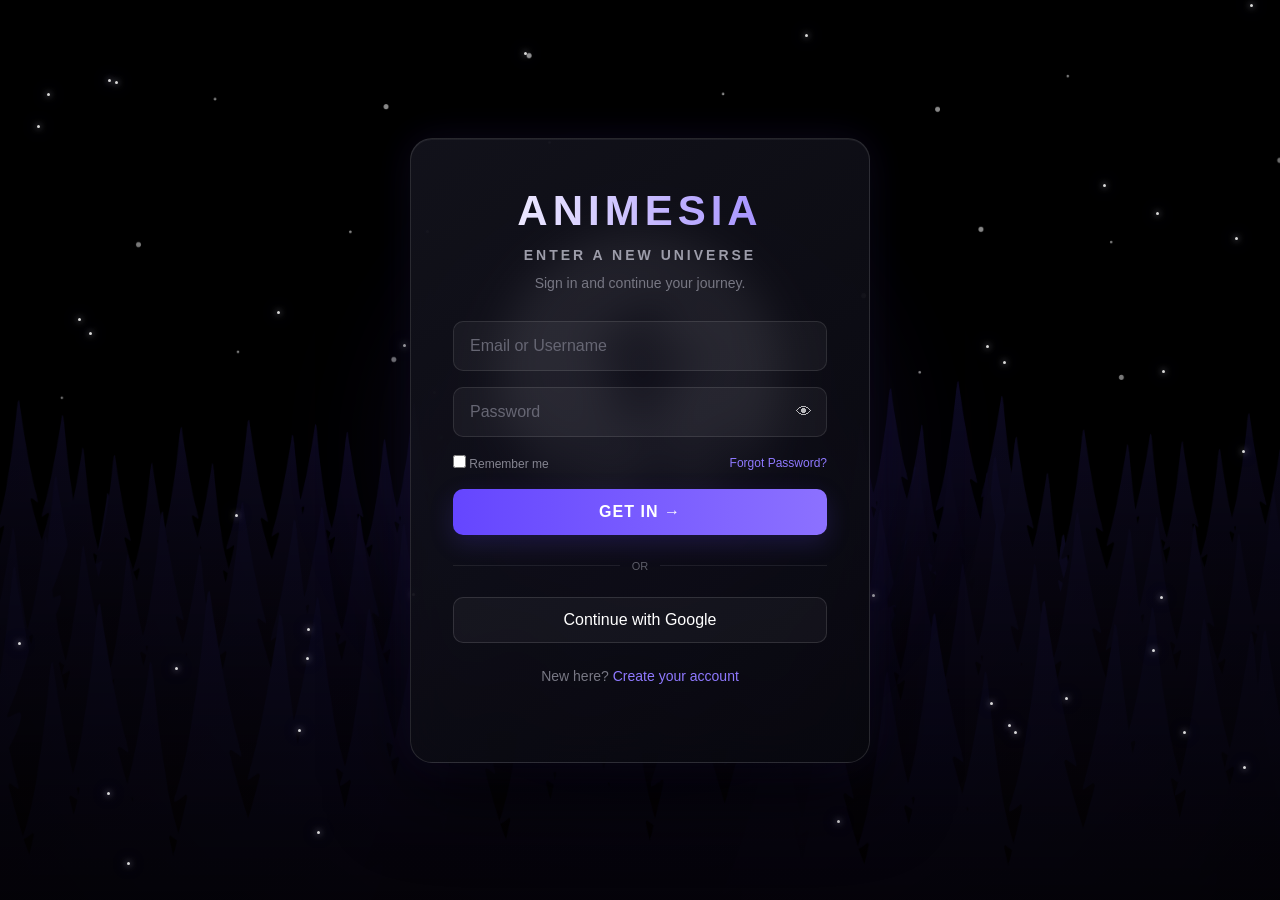
<file: index.html>
<!DOCTYPE html>
<html lang="en">
<head>
    <meta charset="UTF-8">
    <meta name="viewport" content="width=device-width, initial-scale=1.0">
    <title>NISHVERSE - Login</title>

    <link rel="stylesheet" href="style.css">
</head>

<body>

    <div class="particles"></div>

    <div class="login-container">

        <div class="login-box">

            <h1>ANIMESIA</h1>

            <h2>ENTER A NEW UNIVERSE</h2>

            <p>Sign in and continue your journey.</p>

            <form id="loginForm">

                <div class="input-box">
                    <input type="text" id="loginInput" placeholder="Email or Username" required>
                </div>

                <div class="input-box password-box">
                    <input type="password" id="password" placeholder="Password" required>
                    <span id="togglePassword">👁</span>
                </div>

                <div class="login-options">
                    <label>
                        <input type="checkbox">
                        Remember me
                    </label>

                    <a href="#">Forgot Password?</a>
                </div>

                <button type="submit">GET IN →</button>

            </form>

            <div class="divider">
                <span>OR</span>
            </div>

            <button class="google-btn">
                Continue with Google
            </button>

            <p class="signup">
                New here?
                <a href="register.html">Create your account</a>
            </p>

        </div>

    </div>

    <script src="script.js"></script>

</body>
</html>
</file>
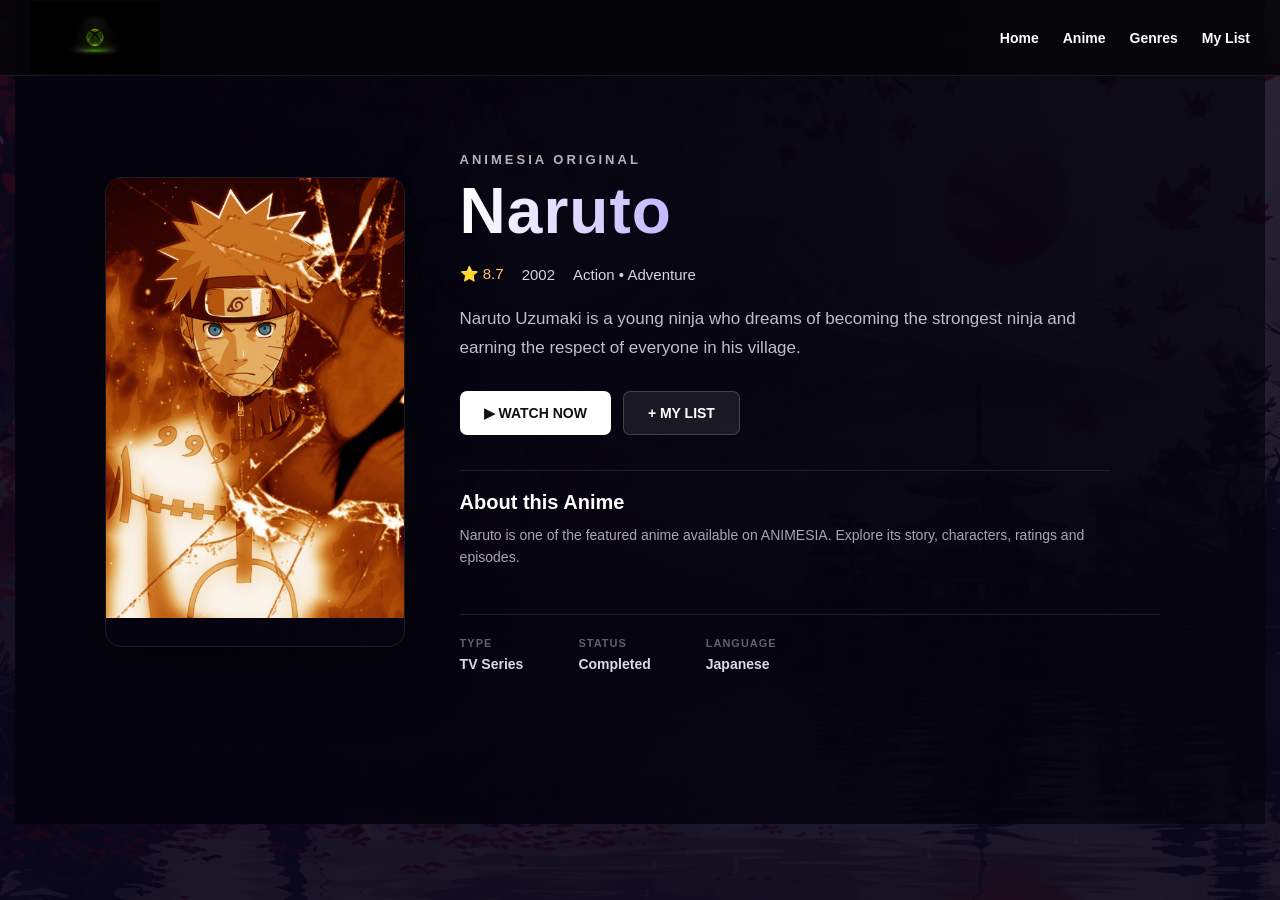
<file: anime-details.html>
<!DOCTYPE html>
<html lang="en">

<head>

    <meta charset="UTF-8">

    <meta name="viewport" content="width=device-width, initial-scale=1.0">

    <title>ANIMESIA - Anime Details</title>

    <link rel="stylesheet" href="style.css">

    <link rel="stylesheet" href="details.css">

</head>

<body>

    <!-- NAVBAR -->

    <header class="navbar">

        <div class="logo">
            <a href="home.html">
                <img src="logo.png" alt="ANIMESIA">
            </a>
        </div>

        <nav>

            <a href="home.html">
                Home
            </a>

            <a href="home.html#animeGrid">
                Anime
            </a>

            <a href="home.html#genres">
                Genres
            </a>

            <a href="mylist.html">
                My List
            </a>

        </nav>

    </header>


    <!-- DETAILS PAGE -->

    <main class="details-page">

        <div class="details-container">


            <!-- POSTER -->

            <div class="details-poster">

                <img
                    id="detailsImage"
                    src="naruto.jpg"
                    alt="Anime Poster">

            </div>


            <!-- CONTENT -->

            <div class="details-content">

                <p class="details-original">
                    ANIMESIA ORIGINAL
                </p>

                <h1 id="detailsTitle">
                    Naruto
                </h1>


                <!-- META -->

                <div class="details-meta">

                    <span id="detailsRating">
                        ⭐ 8.7
                    </span>

                    <span id="detailsYear">
                        2002
                    </span>

                    <span id="detailsGenre">
                        Action • Adventure
                    </span>

                </div>


                <!-- DESCRIPTION -->

                <p
                    class="details-description"
                    id="detailsDescription">

                    Naruto Uzumaki is a young ninja
                    who dreams of becoming the strongest
                    ninja and earning the respect of
                    everyone in his village.

                </p>


                <!-- BUTTONS -->

                <div class="details-buttons">

                    <button
                        id="detailsWatchBtn"
                        type="button">

                        ▶ WATCH NOW

                    </button>


                    <button
                        id="detailsListBtn"
                        type="button">

                        + MY LIST

                    </button>

                </div>


                <!-- ABOUT -->

                <div class="details-about-box">

                    <h2>
                        About this Anime
                    </h2>

                    <p id="aboutAnime">

                        Naruto is one of the featured anime
                        available on ANIMESIA.

                    </p>

                </div>


                <!-- INFORMATION -->

                <div class="details-info">

                    <div>

                        <span class="info-label">
                            TYPE
                        </span>

                        <strong>
                            TV Series
                        </strong>

                    </div>


                    <div>

                        <span class="info-label">
                            STATUS
                        </span>

                        <strong>
                            Completed
                        </strong>

                    </div>


                    <div>

                        <span class="info-label">
                            LANGUAGE
                        </span>

                        <strong>
                            Japanese
                        </strong>

                    </div>

                </div>

            </div>

        </div>

    </main>


    <script src="script.js"></script>

</body>

</html>
</file>
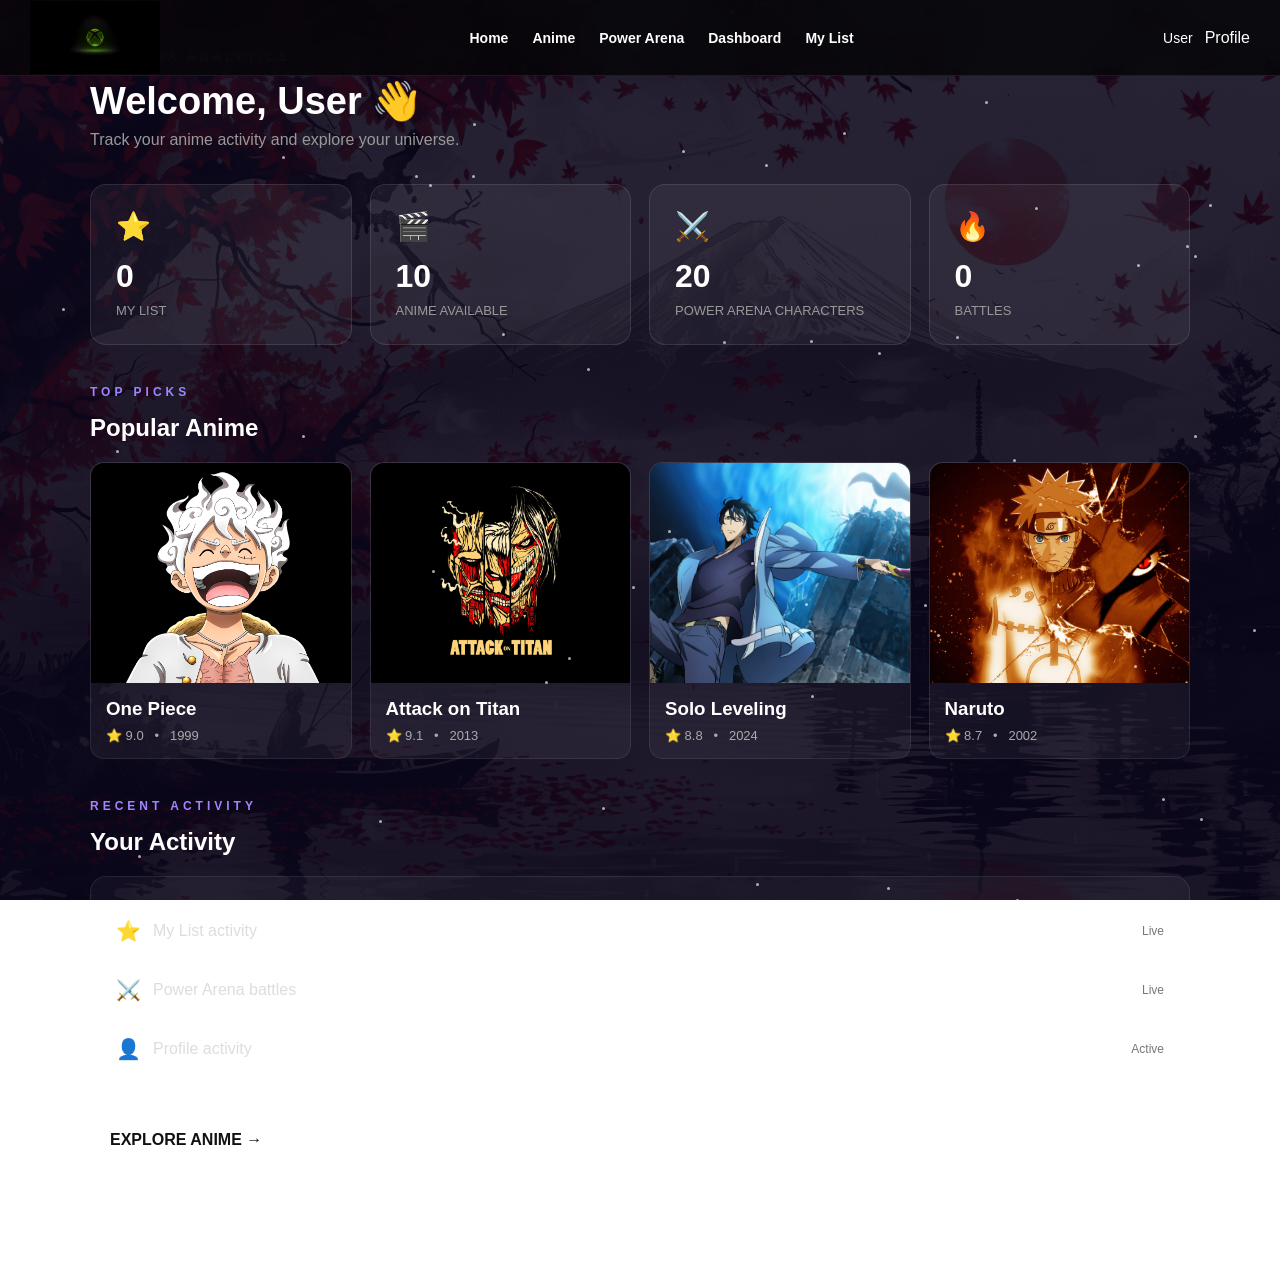
<file: dashboard.html>
<!DOCTYPE html>
<html lang="en">

<head>

    <meta charset="UTF-8">

    <meta name="viewport"
          content="width=device-width, initial-scale=1.0">

    <title>ANIMESIA - Dashboard</title>

    <link rel="stylesheet"
          href="style.css">

    <style>

        .dashboard-page {
            min-height: calc(100vh - 76px);
            padding: 50px 7% 80px;
        }

        .dashboard-header {
            max-width: 1100px;
            margin: auto;
            margin-bottom: 35px;
        }

        .dashboard-header h1 {
            font-size: 38px;
            margin: 8px 0;
        }

        .dashboard-header p {
            color: #999;
        }

        .dashboard-grid {
            max-width: 1100px;
            margin: auto;

            display: grid;

            grid-template-columns:
                repeat(4, 1fr);

            gap: 18px;
        }

        .dashboard-card {
            padding: 25px;

            border-radius: 16px;

            background:
                rgba(255,255,255,0.05);

            border:
                1px solid rgba(255,255,255,0.10);

            transition: 0.3s;
        }

        .dashboard-card:hover {
            transform: translateY(-5px);

            background:
                rgba(255,255,255,0.08);
        }

        .dashboard-card .icon {
            font-size: 28px;
            margin-bottom: 15px;
        }

        .dashboard-card strong {
            display: block;

            font-size: 32px;

            margin-bottom: 6px;
        }

        .dashboard-card span {
            color: #999;
            font-size: 13px;
        }


        .dashboard-section {
            max-width: 1100px;
            margin: 40px auto;
        }

        .dashboard-section h2 {
            margin-bottom: 20px;
        }


        .activity-card {

            padding: 25px;

            border-radius: 16px;

            background:
                rgba(255,255,255,0.04);

            border:
                1px solid rgba(255,255,255,0.08);
        }


        .activity-row {

            display: flex;

            justify-content: space-between;

            align-items: center;

            padding: 17px 0;

            border-bottom:
                1px solid rgba(255,255,255,0.08);
        }

        .activity-row:last-child {
            border-bottom: none;
        }

        .activity-left {
            display: flex;

            align-items: center;

            gap: 12px;
        }

        .activity-icon {
            font-size: 20px;
        }

        .activity-text {
            color: #ddd;
        }

        .activity-time {
            color: #777;
            font-size: 12px;
        }


        .top-anime-grid {

            display: grid;

            grid-template-columns:
                repeat(4, 1fr);

            gap: 18px;
        }


        .top-anime-card {

            overflow: hidden;

            border-radius: 14px;

            background:
                rgba(255,255,255,0.05);

            border:
                1px solid rgba(255,255,255,0.08);
        }

        .top-anime-card img {

            width: 100%;

            height: 220px;

            object-fit: cover;

            display: block;
        }

        .top-anime-info {
            padding: 15px;
        }

        .top-anime-info h3 {
            margin: 0 0 8px;
        }

        .top-anime-info p {
            color: #aaa;
            font-size: 13px;
        }


        .dashboard-button {

            display: inline-block;

            margin-top: 15px;

            padding: 12px 20px;

            border-radius: 8px;

            background: white;

            color: #111;

            text-decoration: none;

            font-weight: 700;
        }


        @media (max-width: 850px) {

            .dashboard-grid {
                grid-template-columns:
                    repeat(2, 1fr);
            }

            .top-anime-grid {
                grid-template-columns:
                    repeat(2, 1fr);
            }

        }


        @media (max-width: 550px) {

            .dashboard-page {
                padding: 35px 15px;
            }

            .dashboard-grid {
                grid-template-columns:
                    1fr;
            }

            .top-anime-grid {
                grid-template-columns:
                    1fr;
            }

            .activity-row {
                align-items: flex-start;
                gap: 10px;
            }

        }

    </style>

</head>


<body>

    <div class="particles"></div>


    <!-- NAVBAR -->

    <header class="navbar">

        <div class="logo">

            <a href="home.html">

                <img
                    src="logo.png"
                    alt="ANIMESIA">

            </a>

        </div>


        <nav>

            <a href="home.html">
                Home
            </a>

            <a href="home.html#anime-section">
                Anime
            </a>

            <a href="power-arena.html">
                Power Arena
            </a>

            <a href="dashboard.html">
                Dashboard
            </a>

            <a href="mylist.html">
                My List
            </a>

        </nav>


        <div class="profile">

            <span id="welcomeUser">
                User
            </span>

            <a href="profile.html">
                Profile
            </a>

        </div>

    </header>


    <!-- DASHBOARD -->

    <main class="dashboard-page">


        <section class="dashboard-header">

            <p class="hero-small">
                ANIMESIA ANALYTICS
            </p>

            <h1>
                Welcome,
                <span id="dashboardUser">
                    User
                </span>
                👋
            </h1>

            <p>
                Track your anime activity and explore your universe.
            </p>

        </section>


        <!-- STATISTICS -->

        <section class="dashboard-grid">


            <div class="dashboard-card">

                <div class="icon">
                    ⭐
                </div>

                <strong id="dashboardMyList">
                    0
                </strong>

                <span>
                    MY LIST
                </span>

            </div>


            <div class="dashboard-card">

                <div class="icon">
                    🎬
                </div>

                <strong>
                    10
                </strong>

                <span>
                    ANIME AVAILABLE
                </span>

            </div>


            <div class="dashboard-card">

                <div class="icon">
                    ⚔️
                </div>

                <strong>
                    20
                </strong>

                <span>
                    POWER ARENA CHARACTERS
                </span>

            </div>


            <div class="dashboard-card">

                <div class="icon">
                    🔥
                </div>

                <strong id="battleCount">
                    0
                </strong>

                <span>
                    BATTLES
                </span>

            </div>

        </section>


        <!-- TOP ANIME -->

        <section class="dashboard-section">

            <p class="hero-small">
                TOP PICKS
            </p>

            <h2>
                Popular Anime
            </h2>


            <div class="top-anime-grid">


                <div class="top-anime-card">

                    <img
                        src="onepiece.png"
                        alt="One Piece">

                    <div class="top-anime-info">

                        <h3>
                            One Piece
                        </h3>

                        <p>
                            ⭐ 9.0
                            &nbsp; • &nbsp;
                            1999
                        </p>

                    </div>

                </div>


                <div class="top-anime-card">

                    <img
                        src="aot.jpg"
                        alt="Attack on Titan">

                    <div class="top-anime-info">

                        <h3>
                            Attack on Titan
                        </h3>

                        <p>
                            ⭐ 9.1
                            &nbsp; • &nbsp;
                            2013
                        </p>

                    </div>

                </div>


                <div class="top-anime-card">

                    <img
                        src="solo.jpg"
                        alt="Solo Leveling">

                    <div class="top-anime-info">

                        <h3>
                            Solo Leveling
                        </h3>

                        <p>
                            ⭐ 8.8
                            &nbsp; • &nbsp;
                            2024
                        </p>

                    </div>

                </div>


                <div class="top-anime-card">

                    <img
                        src="naruto.jpg"
                        alt="Naruto">

                    <div class="top-anime-info">

                        <h3>
                            Naruto
                        </h3>

                        <p>
                            ⭐ 8.7
                            &nbsp; • &nbsp;
                            2002
                        </p>

                    </div>

                </div>


            </div>

        </section>


        <!-- ACTIVITY -->

        <section class="dashboard-section">

            <p class="hero-small">
                RECENT ACTIVITY
            </p>

            <h2>
                Your Activity
            </h2>


            <div class="activity-card">

                <div class="activity-row">

                    <div class="activity-left">

                        <span class="activity-icon">
                            ⭐
                        </span>

                        <span class="activity-text">
                            My List activity
                        </span>

                    </div>

                    <span class="activity-time">
                        Live
                    </span>

                </div>


                <div class="activity-row">

                    <div class="activity-left">

                        <span class="activity-icon">
                            ⚔️
                        </span>

                        <span class="activity-text">
                            Power Arena battles
                        </span>

                    </div>

                    <span class="activity-time">
                        Live
                    </span>

                </div>


                <div class="activity-row">

                    <div class="activity-left">

                        <span class="activity-icon">
                            👤
                        </span>

                        <span class="activity-text">
                            Profile activity
                        </span>

                    </div>

                    <span class="activity-time">
                        Active
                    </span>

                </div>

            </div>


            <a
                href="home.html"
                class="dashboard-button">

                EXPLORE ANIME →

            </a>

        </section>


    </main>


    <script src="script.js"></script>


    <script>

        /* ================================
           DASHBOARD USER
        ================================= */

        const savedUser =
            localStorage.getItem(
                "ANIMESIAUser"
            );


        if (savedUser) {

            try {

                const user =
                    JSON.parse(savedUser);


                const dashboardUser =
                    document.getElementById(
                        "dashboardUser"
                    );


                if (dashboardUser) {

                    dashboardUser.textContent =
                        user.username;

                }

            } catch (error) {

                console.log(
                    "User data error"
                );

            }

        }


        /* ================================
           MY LIST COUNT
        ================================= */

        let myList = [];

        try {

            myList =
                JSON.parse(
                    localStorage.getItem(
                        "ANIMESIAMyList"
                    )
                ) || [];

        } catch (error) {

            myList = [];

        }


        const dashboardMyList =
            document.getElementById(
                "dashboardMyList"
            );


        if (dashboardMyList) {

            dashboardMyList.textContent =
                myList.length;

        }


        /* ================================
           BATTLE COUNT
        ================================= */

        const battleCount =
            document.getElementById(
                "battleCount"
            );


        if (battleCount) {

            const battles =
                parseInt(
                    localStorage.getItem(
                        "ANIMESIABattleCount"
                    )
                ) || 0;


            battleCount.textContent =
                battles;

        }

    </script>

</body>

</html>
</file>
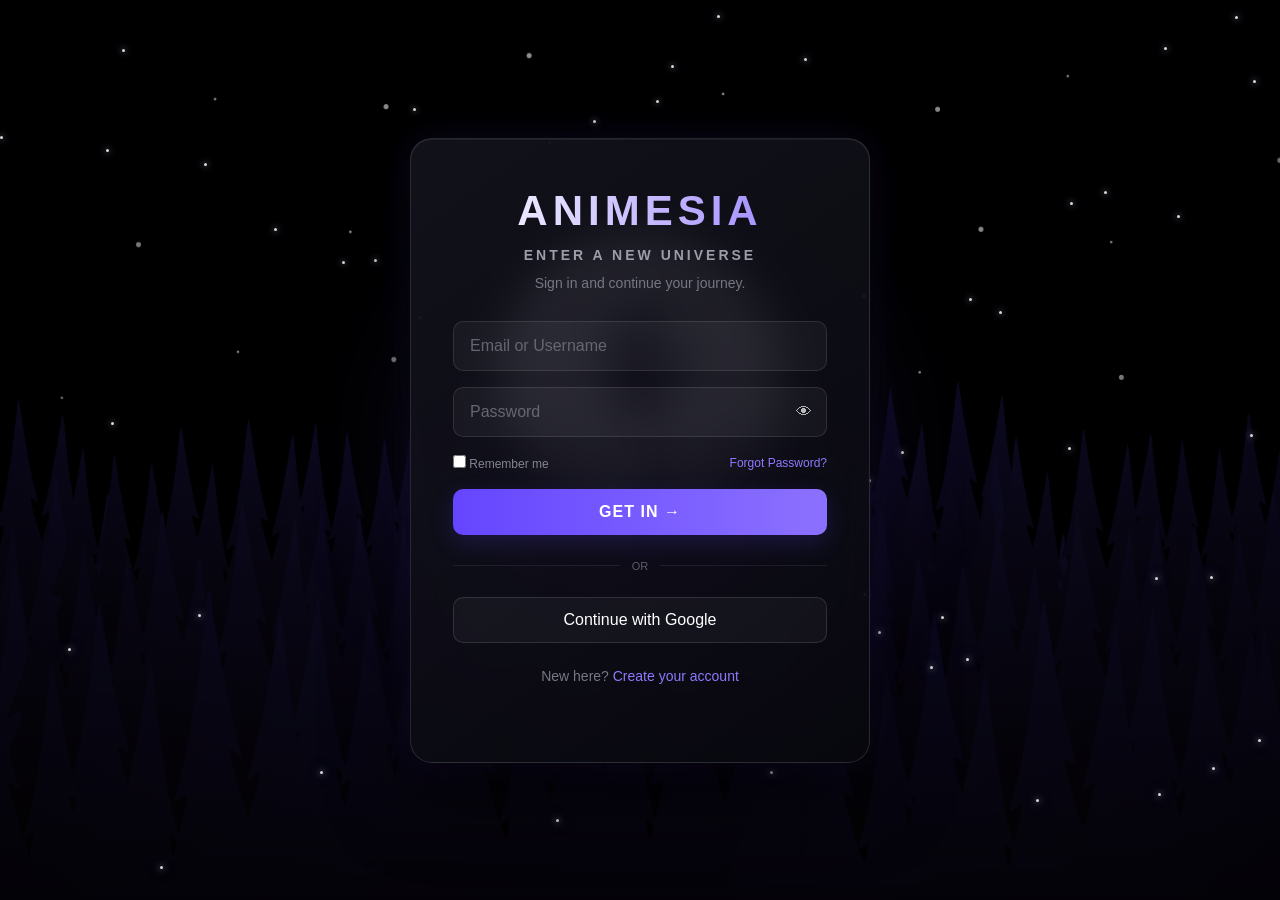
<file: home.html>
<!DOCTYPE html>
<html lang="en">

<head>
    <meta charset="UTF-8">
    <meta name="viewport" content="width=device-width, initial-scale=1.0">

    <title>ANIMESIA - Home</title>

    <link rel="stylesheet" href="style.css">
</head>

<body>

    <div class="particles"></div>


    <!-- ================= NAVBAR ================= -->

    <header class="navbar">

        <div class="logo">
            <img src="logo.png" alt="ANIMESIA Logo">
        </div>

        <nav>
    <a href="home.html">Home</a>
    <a href="home.html#anime-section">Anime</a>
    <a href="power-arena.html">Power Arena</a>
    <a href="home.html#genres">Genres</a>
    <a href="mylist.html">My List</a>
    <a href="profile.html">
    Profile
</a>
<a href="dashboard.html">
    Dashboard
</a>
</nav>

        <!-- SEARCH -->

        <div class="search-container">

            <input
                type="text"
                id="animeSearch"
                class="search-box"
                placeholder="Search anime..."
                autocomplete="off"
            >

            <button
                id="searchBtn"
                class="search-btn"
                type="button">

                🔍

            </button>

        </div>


        <!-- PROFILE -->

        <div class="profile">

            <span id="welcomeUser">
                User
            </span>

            <button
                id="logoutBtn"
                type="button">

                Logout

            </button>

        </div>

    </header>



  <!-- ================= HERO ================= -->

<section class="hero">

    <div class="hero-content">

        <p class="hero-small">
            WELCOME TO
        </p>

        <h1>
            ANIMESIA
        </h1>

        <h2>
            ENTER A NEW UNIVERSE
        </h2>

        <p>
            Discover legendary anime worlds,
            powerful characters, unforgettable
            battles and stories that stay with you.
        </p>

        <div class="hero-buttons">

            <button
                type="button"
                onclick="window.location.href='anime-details.html?anime=naruto'">

                ▶ WATCH

            </button>

            <button
                type="button"
                id="heroMyListBtn"
                data-anime="Naruto">

                + ADD TO MY LIST

            </button>

        </div>

    </div>

</section>
        <!-- ================= FILTER ================= -->

       <div class="filter-panel">

    <div class="genre-filter">

        <button
            class="active"
            type="button"
            onclick="showAllAnime()">
            ALL
        </button>

        <button
            type="button"
            onclick="filterGenre('Action')">
            ACTION
        </button>

        <button
            type="button"
            onclick="filterGenre('Adventure')">
            ADVENTURE
        </button>

        <button
            type="button"
            onclick="filterGenre('Fantasy')">
            FANTASY
        </button>

        <button
            type="button"
            onclick="filterGenre('Drama')">
            DRAMA
        </button>

        <button
            type="button"
            onclick="filterGenre('School')">
            SCHOOL
        </button>

    </div>

    <div class="sort-container">

        <label for="animeSort">
            SORT BY
        </label>

        <select id="animeSort">

            <option value="default">
                Default
            </option>

            <option value="ratingHigh">
                Rating: High → Low
            </option>

            <option value="ratingLow">
                Rating: Low → High
            </option>

            <option value="yearNew">
                Year: Newest
            </option>

            <option value="yearOld">
                Year: Oldest
            </option>

            <option value="az">
                Name: A → Z
            </option>

            <option value="za">
                Name: Z → A
            </option>

        </select>

    </div>

</div>



        <!-- ================= ANIME GRID ================= -->

        <!--
            Anime cards will be automatically
            generated from animeData in script.js
        -->

        <div
            class="anime-grid"
            id="animeGrid">

        </div>



        <!-- ================= NO RESULT ================= -->

        <div
            id="noAnimeMessage"
            class="no-anime-message">

            <h3>
                No Anime Found
            </h3>

            <p>
                Try another anime name or genre.
            </p>

        </div>

    </section>



    <!-- ================= GENRES ================= -->

    <section
        class="genres-section"
        id="genres">


        <p class="hero-small">
            EXPLORE
        </p>

        <h2>
            Anime Genres
        </h2>



        <div class="genres-grid">


            <!-- ACTION -->

            <div
                class="genre-card"
                onclick="filterGenre('Action')">

                <h3>
                    ⚔ Action
                </h3>

                <p>
                    Powerful battles, intense fights
                    and legendary warriors.
                </p>

            </div>



            <!-- ADVENTURE -->

            <div
                class="genre-card"
                onclick="filterGenre('Adventure')">

                <h3>
                    🌎 Adventure
                </h3>

                <p>
                    Explore new worlds, journeys
                    and unforgettable adventures.
                </p>

            </div>



            <!-- FANTASY -->

            <div
                class="genre-card"
                onclick="filterGenre('Fantasy')">

                <h3>
                    ✦ Fantasy
                </h3>

                <p>
                    Magic, supernatural powers,
                    monsters and mysterious worlds.
                </p>

            </div>



            <!-- DRAMA -->

            <div
                class="genre-card"
                onclick="filterGenre('Drama')">

                <h3>
                    🎭 Drama
                </h3>

                <p>
                    Emotional stories, powerful
                    characters and unforgettable moments.
                </p>

            </div>



            <!-- SCHOOL -->

            <div
                class="genre-card"
                onclick="filterGenre('School')">

                <h3>
                    🎓 School
                </h3>

                <p>
                    School life, friendships,
                    rivalries and exciting adventures.
                </p>

            </div>

        </div>

    </section>



    <!-- ================= FOOTER ================= -->

    <footer class="site-footer">

        <div class="footer-content">


            <div class="footer-brand">

                <h2>
                    ANIMESIA
                </h2>

                <p>
                    Enter a new universe of anime,
                    discovery and adventure.
                </p>

            </div>



            <div class="footer-links">

                <a href="home.html">
                    Home
                </a>

                <a href="#anime-section">
                    Anime
                </a>

                <a href="#genres">
                    Genres
                </a>

                <a href="mylist.html">
                    My List
                </a>

            </div>

        </div>



        <div class="footer-bottom">

            <p>
                © 2026 ANIMESIA. All rights reserved.
            </p>

        </div>

    </footer>



    <!-- ================= JAVASCRIPT ================= -->

    <script src="script.js"></script>

</body>

</html>
</file>
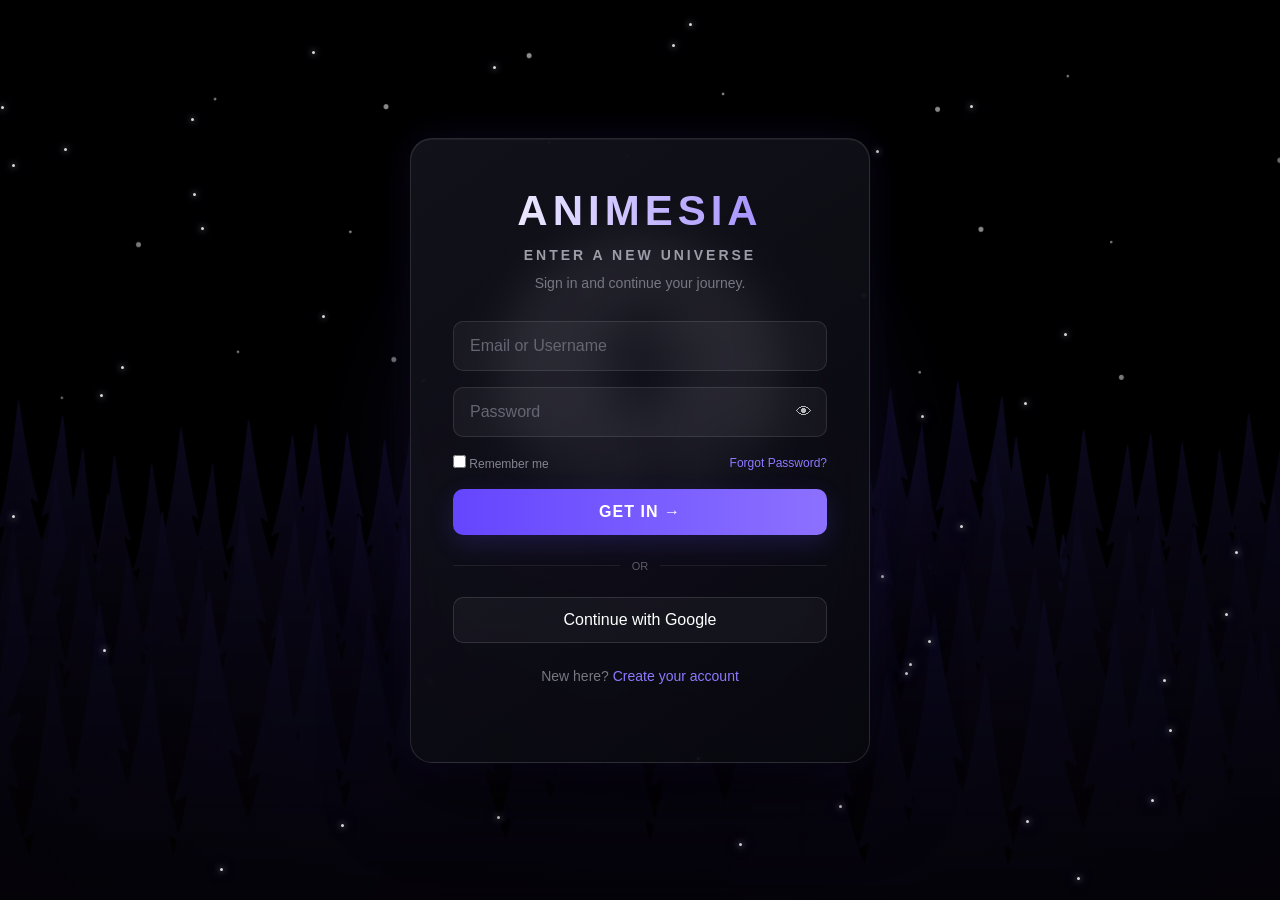
<file: mylist.html>
<!DOCTYPE html>
<html lang="en">

<head>

    <meta charset="UTF-8">

    <meta name="viewport"
        content="width=device-width, initial-scale=1.0">

    <title>ANIMESIA - My List</title>

    <link rel="stylesheet" href="style.css">

</head>


<body>

    <!-- BACKGROUND -->

    <div class="particles"></div>


    <!-- ===============================
         NAVIGATION
         =============================== -->

    <header class="navbar">

        <div class="logo">

            <img
                src="logo.png"
                alt="ANIMESIA Logo"
            >

        </div>


        <nav>

            <a href="home.html">
                Home
            </a>

            <a href="home.html#anime-section">
                Anime
            </a>

            <a href="home.html#genres">
                Genres
            </a>

            <a
                href="mylist.html"
                class="active"
            >
                My List
            </a>

            <a href="profile.html">
    Profile
</a>

        </nav>


        <div class="profile">

            <span id="welcomeUser">
                User
            </span>

            <button
                id="logoutBtn"
                type="button"
            >
                Logout
            </button>

        </div>

    </header>



    <!-- ===============================
         MAIN
         =============================== -->

    <main class="mylist-page">


        <!-- HEADER -->

        <section class="mylist-header">

            <p class="hero-small">
                YOUR COLLECTION
            </p>


            <h1>
                My List
            </h1>


            <p>
                Your favourite anime,
                all in one place.
            </p>

        </section>



        <!-- ANIME LIST -->

        <section class="mylist-content">

            <div id="myListContainer"></div>

        </section>


    </main>



    <!-- ===============================
         FOOTER
         =============================== -->

    <footer class="site-footer">

        <div class="footer-content">


            <div class="footer-brand">

                <h2>
                    ANIMESIA
                </h2>

                <p>
                    Enter a new universe of legendary anime,
                    unforgettable characters and endless adventures.
                </p>

            </div>


            <div class="footer-links">

                <h3>
                    Quick Links
                </h3>

                <a href="home.html">
                    Home
                </a>

                <a href="home.html#anime-section">
                    Anime
                </a>

                <a href="home.html#genres">
                    Genres
                </a>

                <a href="mylist.html">
                    My List
                </a>

            </div>


            <div class="footer-links">

                <h3>
                    Popular Genres
                </h3>

                <a href="home.html#anime-section">
                    Action
                </a>

                <a href="home.html#anime-section">
                    Adventure
                </a>

                <a href="home.html#anime-section">
                    Fantasy
                </a>

                <a href="home.html#anime-section">
                    Comedy
                </a>

            </div>

        </div>


        <div class="footer-bottom">

            <p>
                © 2026 ANIMESIA. All rights reserved.
            </p>


            <button
                type="button"
                onclick="window.scrollTo({
                    top: 0,
                    behavior: 'smooth'
                })"
            >
                ↑ Back to Top
            </button>

        </div>

    </footer>



    <!-- JAVASCRIPT -->

    <script src="script.js"></script>

</body>

</html>
</file>
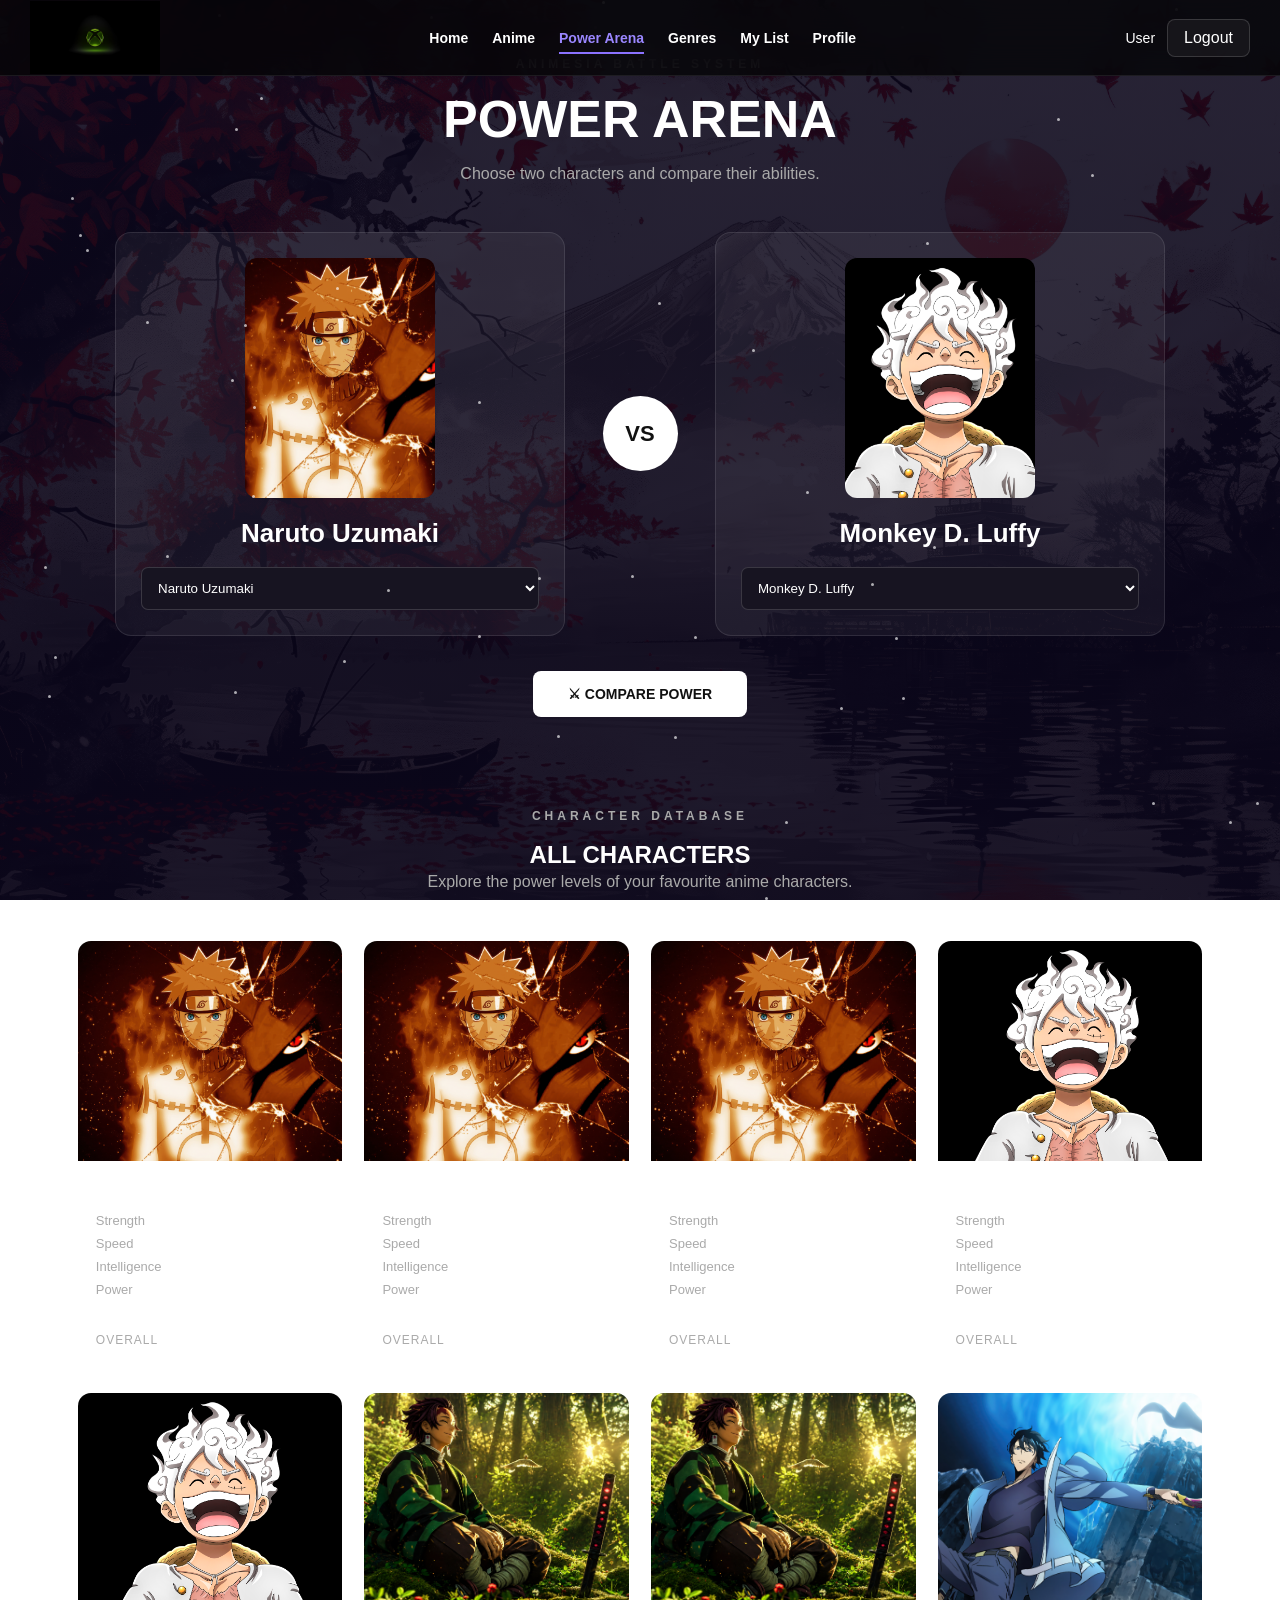
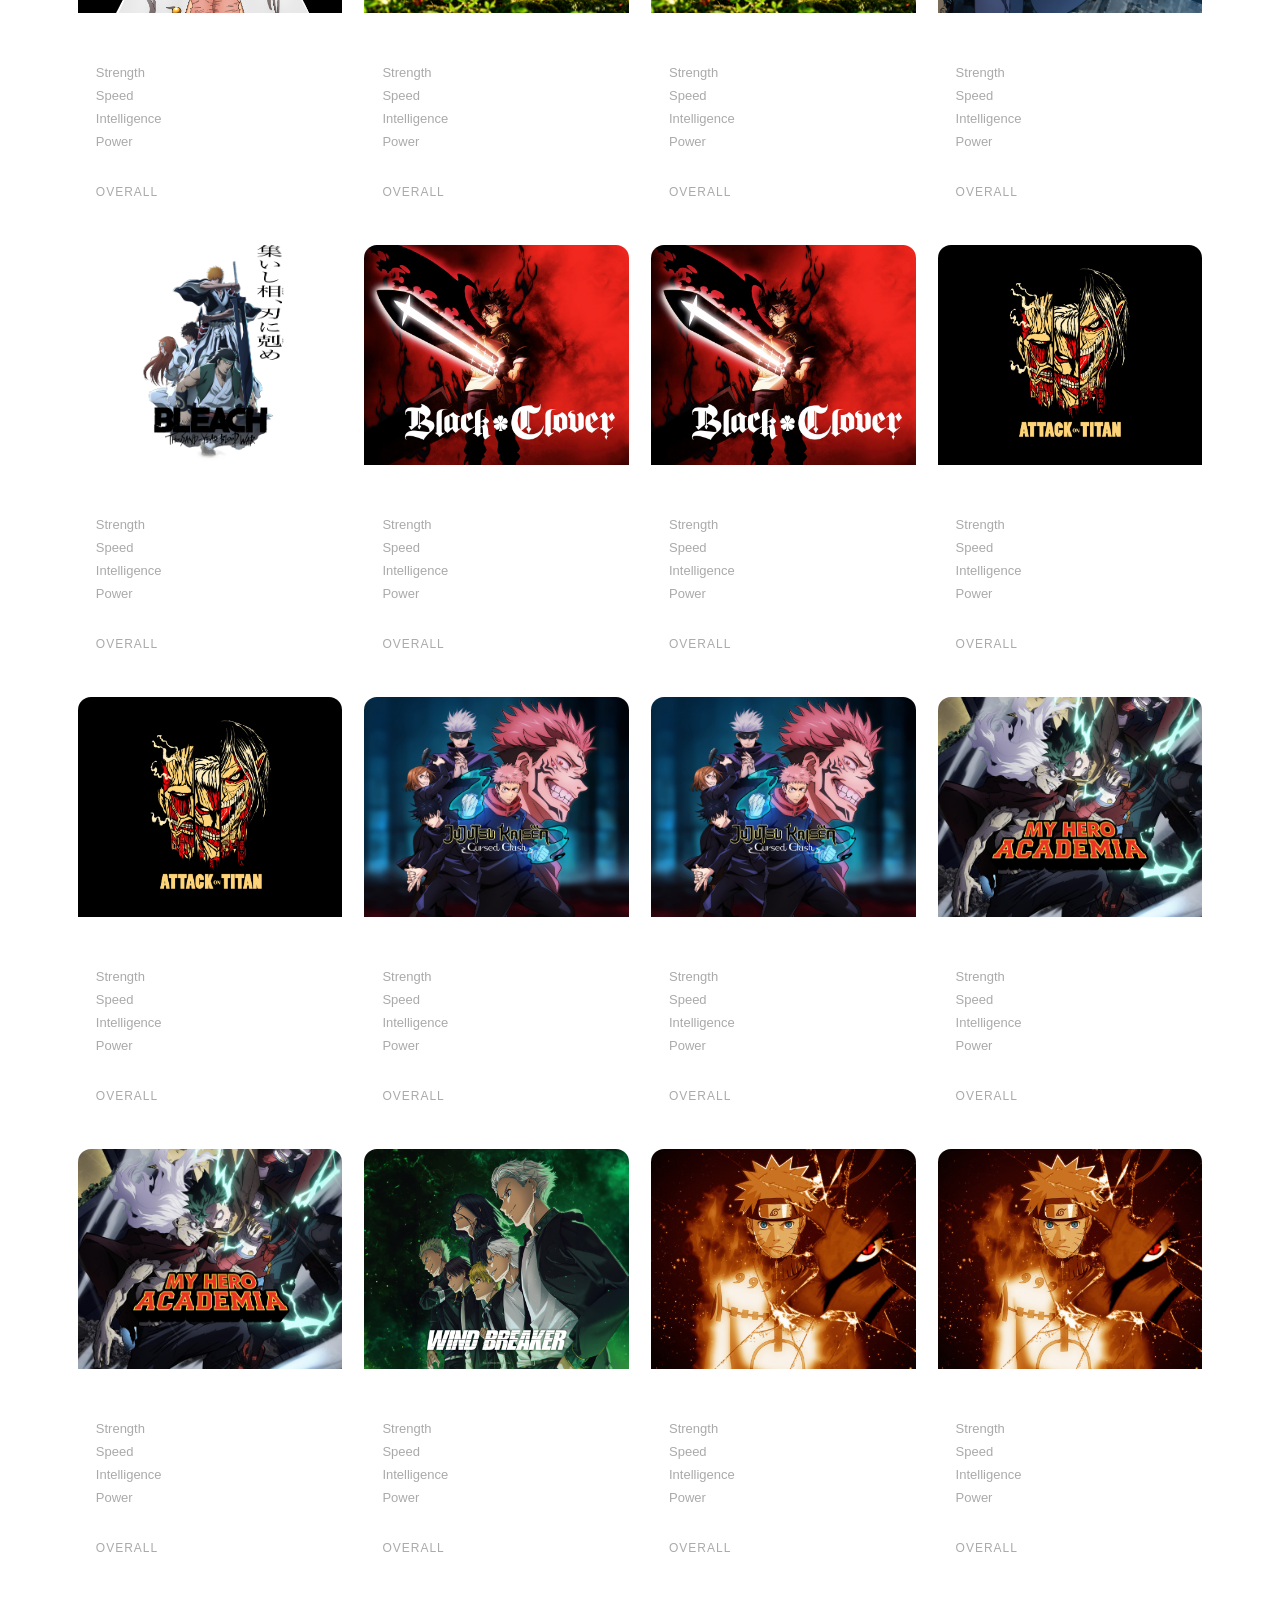
<file: power-arena.html>
<!DOCTYPE html>
<html lang="en">

<head>

    <meta charset="UTF-8">

    <meta name="viewport" content="width=device-width, initial-scale=1.0">

    <title>ANIMESIA - Power Arena</title>

    <link rel="stylesheet" href="style.css">

    <style>

        .arena-page {
            min-height: calc(100vh - 76px);
            padding: 55px 6% 80px;
            box-sizing: border-box;
        }

        .arena-heading {
            text-align: center;
            margin-bottom: 45px;
        }

        .arena-heading h1 {
            margin: 5px 0 12px;
            font-size: 52px;
        }

        .arena-heading p {
            color: #aaa;
            line-height: 1.6;
        }

        .fighters {
            max-width: 1050px;
            margin: auto;

            display: grid;
            grid-template-columns: 1fr 100px 1fr;

            gap: 25px;
            align-items: center;
        }

        .fighter-card {
            padding: 25px;

            border-radius: 16px;

            background: rgba(255,255,255,0.05);

            border: 1px solid rgba(255,255,255,0.10);

            text-align: center;
        }

        .fighter-card img {
            width: 190px;
            height: 240px;

            object-fit: cover;

            border-radius: 12px;

            display: block;

            margin: 0 auto 20px;
        }

        .fighter-card h2 {
            margin: 0 0 18px;
            font-size: 26px;
        }

        .fighter-select {
            width: 100%;

            padding: 12px;

            border-radius: 7px;

            border: 1px solid rgba(255,255,255,0.15);

            background: #171421;

            color: white;

            outline: none;

            cursor: pointer;
        }

        .vs {
            width: 75px;
            height: 75px;

            margin: auto;

            border-radius: 50%;

            display: flex;
            align-items: center;
            justify-content: center;

            background: white;

            color: #111;

            font-size: 22px;
            font-weight: 900;
        }

        .compare-btn {
            display: block;

            margin: 35px auto;

            padding: 15px 35px;

            border: none;

            border-radius: 8px;

            background: white;

            color: #111;

            font-size: 14px;

            font-weight: 800;

            cursor: pointer;

            transition: 0.25s ease;
        }

        .compare-btn:hover {
            transform: translateY(-3px);
        }

        .comparison {
            display: none;

            max-width: 900px;

            margin: 45px auto 0;

            padding: 30px;

            border-radius: 16px;

            background: rgba(255,255,255,0.04);

            border: 1px solid rgba(255,255,255,0.10);
        }

        .comparison h2 {
            text-align: center;
            margin-top: 0;
            margin-bottom: 30px;
        }

        .stat-row {
            display: grid;

            grid-template-columns: 1fr 80px 1fr;

            gap: 15px;

            align-items: center;

            margin: 18px 0;
        }

        .stat-name {
            text-align: center;

            color: #aaa;

            font-size: 13px;

            font-weight: 700;
        }

        .stat {
            display: flex;

            align-items: center;

            gap: 10px;
        }

        .stat.right {
            flex-direction: row-reverse;
        }

        .stat-value {
            min-width: 30px;

            font-weight: 800;
        }

        .stat-bar {
            flex: 1;

            height: 8px;

            border-radius: 10px;

            background: rgba(255,255,255,0.10);

            overflow: hidden;
        }

        .stat-fill {
            height: 100%;

            width: 0%;

            background: white;

            border-radius: 10px;

            transition: width 0.7s ease;
        }

        .right .stat-fill {
            margin-left: auto;
        }

        .winner {
            margin-top: 35px;

            padding: 22px;

            text-align: center;

            border-radius: 10px;

            background: rgba(255,255,255,0.06);
        }

        .winner h3 {
            margin: 0 0 8px;

            font-size: 14px;

            letter-spacing: 2px;

            color: #aaa;
        }

        .winner strong {
            font-size: 28px;
        }


        @media (max-width: 700px) {

            .arena-page {
                padding: 40px 15px 60px;
            }

            .arena-heading h1 {
                font-size: 38px;
            }

            .fighters {
                grid-template-columns: 1fr;
            }

            .vs {
                width: 60px;
                height: 60px;
            }

            .fighter-card img {
                width: 160px;
                height: 210px;
            }

            .stat-row {
                grid-template-columns: 1fr;
                gap: 8px;
            }

            .stat-name {
                order: -1;
            }

        }

        .character-section {
    max-width: 1200px;
    margin: 90px auto 0;
}

.character-grid {
    display: grid;

    grid-template-columns:
        repeat(4, 1fr);

    gap: 20px;
}

.character-card {
    overflow: hidden;

    border-radius: 14px;

    background: rgba(255,255,255,0.05);

    border: 1px solid rgba(255,255,255,0.10);

    transition:
        transform 0.3s ease,
        box-shadow 0.3s ease;
}

.character-card:hover {
    transform: translateY(-8px);

    box-shadow:
        0 15px 40px rgba(0,0,0,0.45);
}

.character-card-image {
    width: 100%;
    height: 220px;

    overflow: hidden;
}

.character-card-image img {
    width: 100%;
    height: 100%;

    object-fit: cover;

    transition: transform 0.4s ease;
}

.character-card:hover img {
    transform: scale(1.08);
}

.character-card-info {
    padding: 18px;
}

.character-card-info h3 {
    margin: 0 0 12px;

    font-size: 19px;
}

.power-row {
    display: flex;

    justify-content: space-between;

    margin: 8px 0;

    font-size: 13px;

    color: #aaa;
}

.power-row strong {
    color: white;
}

.overall-power {
    margin-top: 15px;

    padding-top: 14px;

    border-top:
        1px solid rgba(255,255,255,0.10);

    display: flex;

    justify-content: space-between;

    align-items: center;
}

.overall-power span {
    color: #aaa;

    font-size: 12px;

    letter-spacing: 1px;
}

.overall-power strong {
    font-size: 22px;
}

@media (max-width: 950px) {

    .character-grid {
        grid-template-columns:
            repeat(3, 1fr);
    }

}

@media (max-width: 700px) {

    .character-grid {
        grid-template-columns:
            repeat(2, 1fr);
    }

}

@media (max-width: 450px) {

    .character-grid {
        grid-template-columns: 1fr;
    }

}

    </style>

</head>


<body>


    <div class="particles"></div>


    <!-- NAVBAR -->

    <header class="navbar">

        <div class="logo">

            <a href="home.html">

                <img
                    src="logo.png"
                    alt="ANIMESIA">

            </a>

        </div>


        <nav>

            <a href="home.html">
                Home
            </a>

            <a href="home.html#anime-section">
                Anime
            </a>

            <a href="power-arena.html"
               class="active">

                Power Arena

            </a>

            <a href="home.html#genres">
                Genres
            </a>

            <a href="mylist.html">
                My List
            </a>

            <a href="profile.html">
    Profile
</a>

        </nav>


        <div class="profile">

            <span id="welcomeUser">
                User
            </span>

            <button
                id="logoutBtn"
                type="button">

                Logout

            </button>

        </div>

    </header>


    <!-- POWER ARENA -->

    <main class="arena-page">


        <div class="arena-heading">

            <p class="hero-small">
                ANIMESIA BATTLE SYSTEM
            </p>

            <h1>
                POWER ARENA
            </h1>

            <p>
                Choose two characters and compare
                their abilities.
            </p>

        </div>


        <!-- FIGHTERS -->

        <div class="fighters">


            <div class="fighter-card">

                <img
                    id="fighter1Image"
                    src="naruto.jpg"
                    alt="Character">

                <h2 id="fighter1Name">
                    Naruto
                </h2>

                <select
                    class="fighter-select"
                    id="fighter1">

                </select>

            </div>


            <div class="vs">
                VS
            </div>


            <div class="fighter-card">

                <img
                    id="fighter2Image"
                    src="onepiece.png"
                    alt="Character">

                <h2 id="fighter2Name">
                    Luffy
                </h2>

                <select
                    class="fighter-select"
                    id="fighter2">

                </select>

            </div>

        </div>


        <button
            class="compare-btn"
            id="compareBtn"
            type="button">

            ⚔ COMPARE POWER

        </button>


        <!-- RESULT -->

        <section
            class="comparison"
            id="comparison">

            <h2>
                POWER COMPARISON
            </h2>


            <div class="stat-row">

                <div class="stat">

                    <span
                        class="stat-value"
                        id="strength1">
                        0
                    </span>

                    <div class="stat-bar">

                        <div
                            class="stat-fill"
                            id="strengthBar1">
                        </div>

                    </div>

                </div>

                <div class="stat-name">
                    STRENGTH
                </div>

                <div class="stat right">

                    <span
                        class="stat-value"
                        id="strength2">
                        0
                    </span>

                    <div class="stat-bar">

                        <div
                            class="stat-fill"
                            id="strengthBar2">
                        </div>

                    </div>

                </div>

            </div>


            <div class="stat-row">

                <div class="stat">

                    <span
                        class="stat-value"
                        id="speed1">
                        0
                    </span>

                    <div class="stat-bar">

                        <div
                            class="stat-fill"
                            id="speedBar1">
                        </div>

                    </div>

                </div>

                <div class="stat-name">
                    SPEED
                </div>

                <div class="stat right">

                    <span
                        class="stat-value"
                        id="speed2">
                        0
                    </span>

                    <div class="stat-bar">

                        <div
                            class="stat-fill"
                            id="speedBar2">
                        </div>

                    </div>

                </div>

            </div>


            <div class="stat-row">

                <div class="stat">

                    <span
                        class="stat-value"
                        id="intelligence1">
                        0
                    </span>

                    <div class="stat-bar">

                        <div
                            class="stat-fill"
                            id="intelligenceBar1">
                        </div>

                    </div>

                </div>

                <div class="stat-name">
                    INTELLIGENCE
                </div>

                <div class="stat right">

                    <span
                        class="stat-value"
                        id="intelligence2">
                        0
                    </span>

                    <div class="stat-bar">

                        <div
                            class="stat-fill"
                            id="intelligenceBar2">
                        </div>

                    </div>

                </div>

            </div>


            <div class="stat-row">

                <div class="stat">

                    <span
                        class="stat-value"
                        id="power1">
                        0
                    </span>

                    <div class="stat-bar">

                        <div
                            class="stat-fill"
                            id="powerBar1">
                        </div>

                    </div>

                </div>

                <div class="stat-name">
                    POWER
                </div>

                <div class="stat right">

                    <span
                        class="stat-value"
                        id="power2">
                        0
                    </span>

                    <div class="stat-bar">

                        <div
                            class="stat-fill"
                            id="powerBar2">
                        </div>

                    </div>

                </div>

            </div>


            <div class="winner">

                <h3>
                    WINNER
                </h3>

                <strong id="winnerName">
                    -
                </strong>

            </div>

        </section>

        <!-- ALL CHARACTERS -->

<section class="character-section">

    <div class="arena-heading">

        <p class="hero-small">
            CHARACTER DATABASE
        </p>

        <h2>
            ALL CHARACTERS
        </h2>

        <p>
            Explore the power levels of your favourite anime characters.
        </p>

    </div>

    <div
        class="character-grid"
        id="characterGrid">
    </div>

</section>

    </main>


    <script src="script.js"></script>


</body>

</html>
</file>
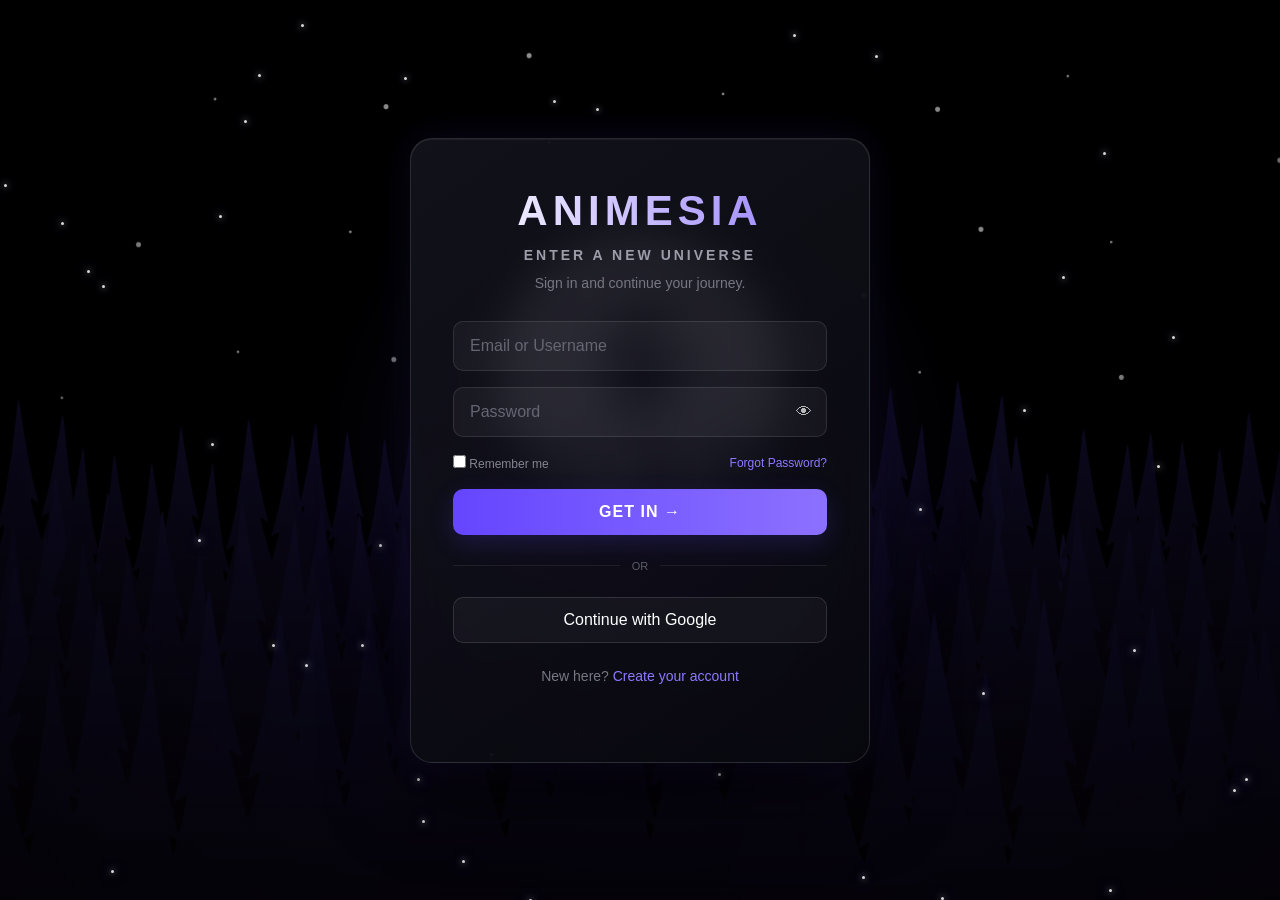
<file: profile.html>
<!DOCTYPE html>
<html lang="en">

<head>

    <meta charset="UTF-8">

    <meta name="viewport"
          content="width=device-width, initial-scale=1.0">

    <title>ANIMESIA - Profile</title>

    <link rel="stylesheet"
          href="style.css">

    <style>

        .profile-page {
            min-height: calc(100vh - 76px);
            padding: 60px 7% 80px;
        }

        .profile-header {
            max-width: 1000px;
            margin: auto;

            display: flex;
            align-items: center;
            gap: 30px;

            padding: 35px;

            border-radius: 18px;

            background: rgba(255,255,255,0.05);

            border: 1px solid rgba(255,255,255,0.10);
        }

        .profile-avatar {
            width: 110px;
            height: 110px;

            border-radius: 50%;

            display: flex;
            align-items: center;
            justify-content: center;

            background: rgba(255,255,255,0.10);

            font-size: 50px;

            border: 2px solid rgba(255,255,255,0.15);
        }

        .profile-info h1 {
            margin: 0 0 8px;

            font-size: 34px;
        }

        .profile-info p {
            margin: 6px 0;

            color: #aaa;
        }

        .profile-badge {
            display: inline-block;

            margin-top: 10px;

            padding: 6px 12px;

            border-radius: 20px;

            background: rgba(255,255,255,0.08);

            font-size: 12px;

            letter-spacing: 1px;
        }

        .profile-stats {
            max-width: 1000px;

            margin: 30px auto;

            display: grid;

            grid-template-columns:
                repeat(4, 1fr);

            gap: 18px;
        }

        .profile-stat {
            padding: 25px;

            text-align: center;

            border-radius: 14px;

            background: rgba(255,255,255,0.04);

            border: 1px solid rgba(255,255,255,0.08);
        }

        .profile-stat strong {
            display: block;

            font-size: 30px;

            margin-bottom: 8px;
        }

        .profile-stat span {
            color: #999;

            font-size: 13px;
        }

        .profile-section {
            max-width: 1000px;

            margin: 35px auto;
        }

        .profile-section h2 {
            margin-bottom: 18px;
        }

        .profile-card {
            padding: 25px;

            border-radius: 14px;

            background: rgba(255,255,255,0.04);

            border: 1px solid rgba(255,255,255,0.08);
        }

        .profile-row {
            display: flex;

            justify-content: space-between;

            align-items: center;

            padding: 16px 0;

            border-bottom:
                1px solid rgba(255,255,255,0.08);
        }

        .profile-row:last-child {
            border-bottom: none;
        }

        .profile-row span {
            color: #999;
        }

        .profile-row strong {
            color: white;
        }

        .profile-actions {
            max-width: 1000px;

            margin: 35px auto;

            display: flex;

            gap: 15px;
        }

        .profile-actions button {
            padding: 13px 24px;

            border: none;

            border-radius: 8px;

            cursor: pointer;

            font-weight: 700;
        }

        .edit-profile-btn {
            background: white;
            color: #111;
        }

        .logout-profile-btn {
            background: rgba(255,255,255,0.08);
            color: white;

            border:
                1px solid rgba(255,255,255,0.15) !important;
        }


        @media (max-width: 700px) {

            .profile-page {
                padding: 40px 15px;
            }

            .profile-header {
                flex-direction: column;
                text-align: center;
            }

            .profile-stats {
                grid-template-columns:
                    repeat(2, 1fr);
            }

            .profile-actions {
                flex-direction: column;
            }

        }

    </style>

</head>


<body>

    <div class="particles"></div>


    <!-- NAVBAR -->

    <header class="navbar">

        <div class="logo">

            <a href="home.html">

                <img
                    src="logo.png"
                    alt="ANIMESIA">

            </a>

        </div>


        <nav>

            <a href="home.html">
                Home
            </a>

            <a href="home.html#anime-section">
                Anime
            </a>

            <a href="power-arena.html">
                Power Arena
            </a>

            <a href="home.html#genres">
                Genres
            </a>

            <a href="mylist.html">
                My List
            </a>

        </nav>


        <div class="profile">

            <span id="welcomeUser">
                User
            </span>

            <button
                id="logoutBtn"
                type="button">

                Logout

            </button>

        </div>

    </header>


    <!-- PROFILE -->

    <main class="profile-page">


        <section class="profile-header">

            <div class="profile-avatar">
                👤
            </div>


            <div class="profile-info">

                <p class="hero-small">
                    ANIMESIA MEMBER
                </p>

                <h1 id="profileName">
                    User
                </h1>

                <p id="profileEmail">
                    user@animesia.com
                </p>

                <span class="profile-badge">
                    PREMIUM MEMBER
                </span>

            </div>

        </section>


        <!-- STATS -->

        <section class="profile-stats">

            <div class="profile-stat">

                <strong id="myListCount">
                    0
                </strong>

                <span>
                    MY LIST
                </span>

            </div>


            <div class="profile-stat">

                <strong id="animeCount">
                    10
                </strong>

                <span>
                    ANIME AVAILABLE
                </span>

            </div>


            <div class="profile-stat">

                <strong id="powerCount">
                    20
                </strong>

                <span>
                    CHARACTERS
                </span>

            </div>


            <div class="profile-stat">

                <strong>
                    ⚔️
                </strong>

                <span>
                    POWER ARENA
                </span>

            </div>

        </section>


        <!-- ACCOUNT -->

        <section class="profile-section">

            <p class="hero-small">
                ACCOUNT
            </p>

            <h2>
                Account Information
            </h2>


            <div class="profile-card">

                <div class="profile-row">

                    <span>
                        Username
                    </span>

                    <strong id="accountUsername">
                        User
                    </strong>

                </div>


                <div class="profile-row">

                    <span>
                        Email
                    </span>

                    <strong id="accountEmail">
                        user@animesia.com
                    </strong>

                </div>


                <div class="profile-row">

                    <span>
                        Membership
                    </span>

                    <strong>
                        ANIMESIA Member
                    </strong>

                </div>


                <div class="profile-row">

                    <span>
                        Status
                    </span>

                    <strong>
                        ● Active
                    </strong>

                </div>
                <div class="profile-row">

    <span>
        Member Since
    </span>

    <strong id="memberSince">
        -
    </strong>

</div>

            </div>

        </section>


        <!-- ACTIONS -->

        <div class="profile-actions">

            <button
                class="edit-profile-btn"
                id="editProfileBtn"
                type="button">

                ✏ EDIT PROFILE

            </button>


            <button
                class="logout-profile-btn"
                id="profileLogoutBtn"
                type="button">

                🚪 LOGOUT

            </button>

        </div>


    </main>


    <script src="script.js"></script>


   <script src="script.js"></script>

<script>

    /* ================================
       LOAD REAL PROFILE DATA
    ================================= */

    const savedUser = localStorage.getItem("ANIMESIAUser");

    let user = null;

    if (savedUser) {
        try {
            user = JSON.parse(savedUser);
        } catch (error) {
            user = null;
        }
    }


    /* ================================
       DISPLAY USER DATA
    ================================= */

    if (user) {

        const profileName =
            document.getElementById("profileName");

        const profileEmail =
            document.getElementById("profileEmail");

        const accountUsername =
            document.getElementById("accountUsername");

        const accountEmail =
            document.getElementById("accountEmail");

        const welcomeUser =
            document.getElementById("welcomeUser");


        if (profileName) {
            profileName.textContent = user.username;
        }

        if (profileEmail) {
            profileEmail.textContent = user.email;
        }

        if (accountUsername) {
            accountUsername.textContent = user.username;
        }

        if (accountEmail) {
            accountEmail.textContent = user.email;
        }

        if (welcomeUser) {
            welcomeUser.textContent = user.username;
        }


        /* MEMBER SINCE */

        const memberSince =
            document.getElementById("memberSince");

        if (memberSince && user.createdAt) {

            const date = new Date(user.createdAt);

            memberSince.textContent =
                date.toLocaleDateString(
                    "en-IN",
                    {
                        day: "2-digit",
                        month: "short",
                        year: "numeric"
                    }
                );
        }
    }


    /* ================================
       MY LIST COUNT
    ================================= */

    let myList = [];

    try {
        myList =
            JSON.parse(
                localStorage.getItem("ANIMESIAMyList")
            ) || [];
    } catch (error) {
        myList = [];
    }


    const myListCount =
        document.getElementById("myListCount");

    if (myListCount) {
        myListCount.textContent = myList.length;
    }


    /* ================================
       PROFILE LOGOUT
    ================================= */

    const profileLogoutBtn =
        document.getElementById("profileLogoutBtn");

    if (profileLogoutBtn) {

        profileLogoutBtn.addEventListener(
            "click",
            function () {

                localStorage.removeItem(
                    "ANIMESIALoggedIn"
                );

                window.location.href =
                    "index.html";
            }
        );
    }


    /* ================================
       EDIT PROFILE
    ================================= */

    const editProfileBtn =
        document.getElementById("editProfileBtn");

    if (editProfileBtn) {

        editProfileBtn.addEventListener(
            "click",
            function () {

                if (!user) {
                    return;
                }

                const newName =
                    prompt(
                        "Enter your new username:",
                        user.username
                    );

                if (
                    newName &&
                    newName.trim() !== ""
                ) {

                    user.username =
                        newName.trim();

                    localStorage.setItem(
                        "ANIMESIAUser",
                        JSON.stringify(user)
                    );

                    location.reload();
                }
            }
        );
    }

</script>

</body>

</html>
</file>
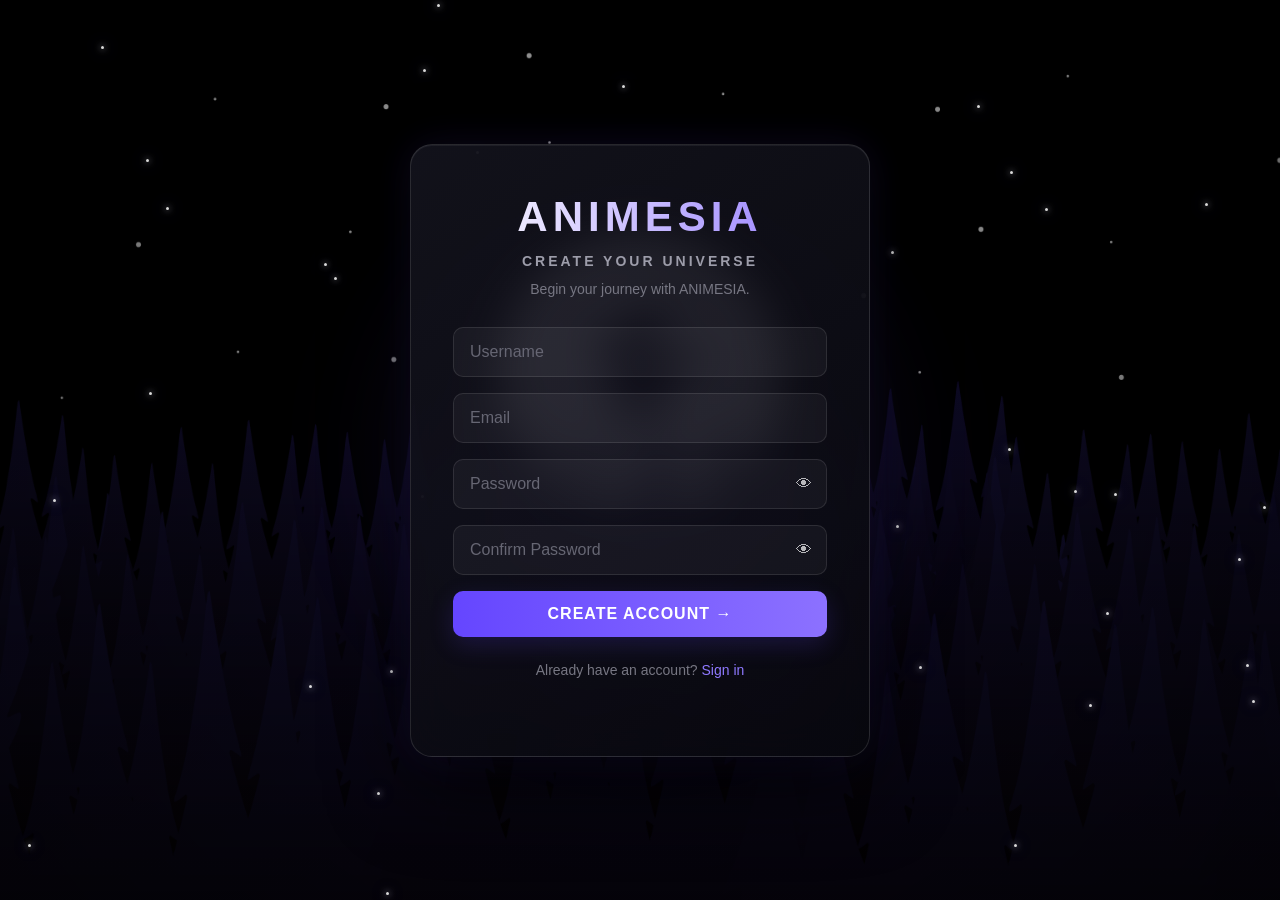
<file: register.html>
<!DOCTYPE html>
<html lang="en">
<head>
    <meta charset="UTF-8">
    <meta name="viewport" content="width=device-width, initial-scale=1.0">

    <title>ANIMESIA - Create Account</title>

    <link rel="stylesheet" href="style.css">
</head>

<body>

    <div class="particles"></div>

    <div class="login-container">

        <div class="login-box">

            <h1>ANIMESIA</h1>

            <h2>CREATE YOUR UNIVERSE</h2>

            <p>Begin your journey with ANIMESIA.</p>

            <form id="registerForm">

                <div class="input-box">
                    <input
                        type="text"
                        id="username"
                        placeholder="Username"
                        required
                    >
                </div>

                <div class="input-box">
                    <input
                        type="email"
                        id="registerEmail"
                        placeholder="Email"
                        required
                    >
                </div>

                <div class="input-box password-box">
                    <input
                        type="password"
                        id="registerPassword"
                        placeholder="Password"
                        required
                    >

                    <span id="toggleRegisterPassword">👁</span>
                </div>

                <div class="input-box password-box">
                    <input
                        type="password"
                        id="confirmPassword"
                        placeholder="Confirm Password"
                        required
                    >

                    <span id="toggleConfirmPassword">👁</span>
                </div>

                <button type="submit">
                    CREATE ACCOUNT →
                </button>

            </form>

            <p class="signup">
                Already have an account?

                <a href="index.html">
                    Sign in
                </a>
            </p>

        </div>

    </div>

    <script src="script.js"></script>

</body>
</html>
</file>
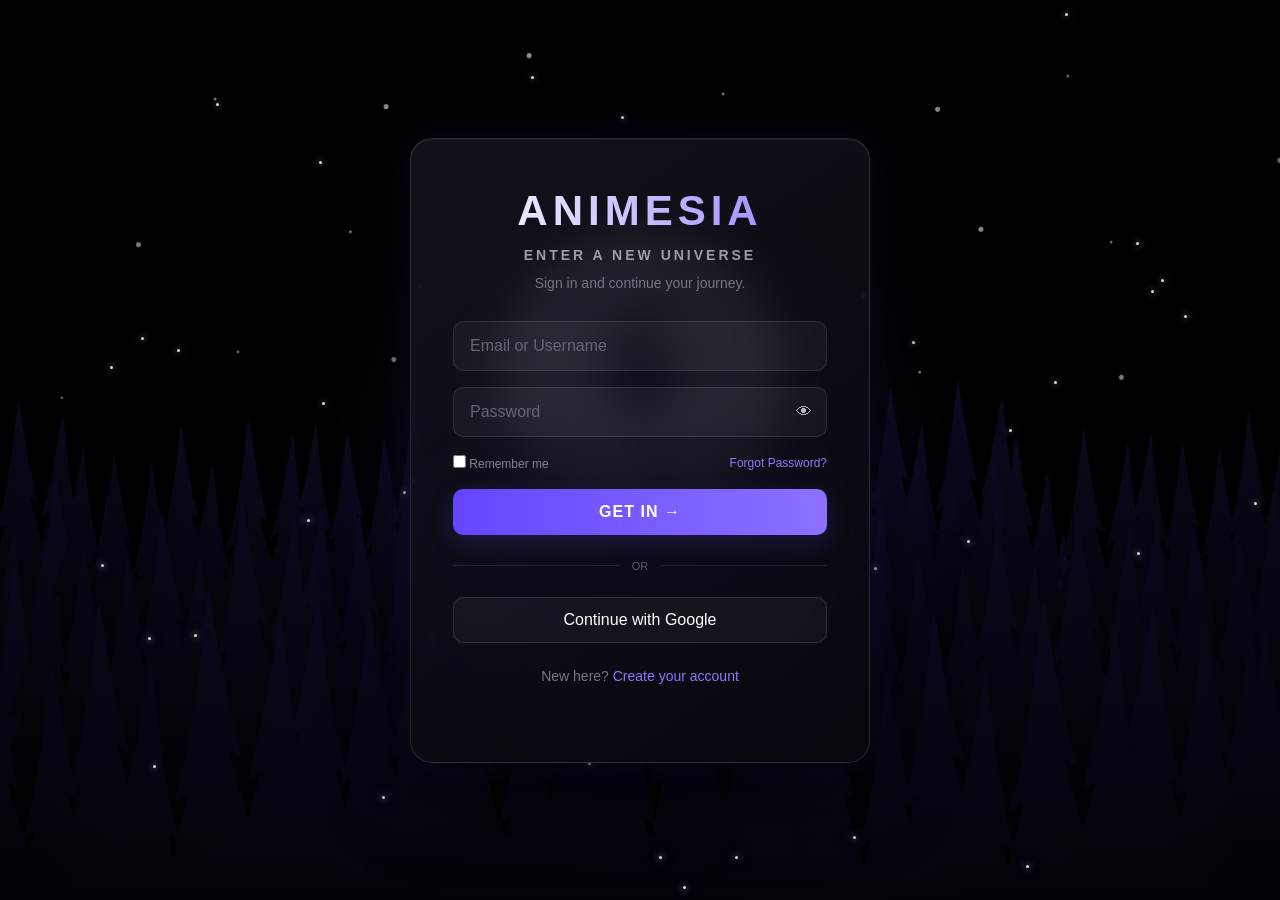
<file: watch.html>
<!DOCTYPE html>
<html lang="en">

<head>
    <meta charset="UTF-8">
    <meta name="viewport" content="width=device-width, initial-scale=1.0">

    <title>ANIMESIA - Watch</title>

    <link rel="stylesheet" href="style.css">
</head>

<body>

    <div class="particles"></div>

    <!-- NAVBAR -->
    <header class="navbar">

        <div class="logo">
            <img src="logo.png" alt="ANIMESIA Logo">
        </div>

        <nav>
            <a href="home.html">Home</a>
            <a href="home.html#anime-section">Anime</a>
            <a href="home.html#genres">Genres</a>
            <a href="mylist.html">My List</a>
        </nav>

        <div class="profile">
            <span id="welcomeUser">User</span>
            <button id="logoutBtn" type="button">Logout</button>
        </div>

    </header>


    <!-- WATCH PAGE -->
    <main class="watch-page">

        <!-- VIDEO PLAYER -->
        <section class="video-section">

            <div class="video-box" id="videoBox">

                <div class="video-overlay"></div>

                <div class="play-icon" id="playButton">
                    ▶
                </div>

                <div class="playing-text" id="playingText">
                    NOW PLAYING
                </div>

                <div class="video-controls" id="videoControls">

                    <button id="controlPlay" type="button">
                        ▶
                    </button>

                    <div class="progress-area">

                        <div class="progress-bar">
                            <div
                                class="progress-fill"
                                id="progressFill">
                            </div>
                        </div>

                    </div>

                    <button id="muteButton" type="button">
                        🔊
                    </button>

                    <input
                        type="range"
                        id="volumeSlider"
                        min="0"
                        max="100"
                        value="100"
                    >

                    <span id="videoTime">
                        00:00 / 24:00
                    </span>

                    <button id="fullscreenButton" type="button">
                        ⛶
                    </button>

                </div>

                <p>VIDEO PLAYER</p>

                <small>
                    ANIMESIA streaming experience
                </small>

            </div>

        </section>


        <!-- ANIME INFORMATION -->
        <section class="watch-info">

            <div class="watch-title-row">

                <div>

                    <p class="hero-small">
                        NOW STREAMING
                    </p>

                    <h1 id="animeTitle">
                        Naruto
                    </h1>

                    <div
                        class="watch-meta"
                        id="animeMeta">
                    </div>

                </div>

            </div>


            <p
                class="description"
                id="animeDescription">

                Enter a world of legendary warriors,
                powerful friendships, dangerous battles
                and unforgettable adventures.

            </p>


            <div class="watch-actions">

                <button
                    class="watch-now-btn"
                    id="watchNowBtn"
                    type="button">

                    ▶ WATCH NOW

                </button>

                <button
                    class="back-anime-btn"
                    type="button"
                    onclick="window.location.href='home.html'">

                    ← BACK TO ANIME

                </button>

            </div>

        </section>


        <!-- EPISODES -->
        <section class="episodes-section">

            <div class="section-heading">

                <p class="hero-small">
                    SELECT EPISODE
                </p>

                <h2>
                    Episodes
                </h2>

            </div>


            <div class="episode-list">

                <button
                    class="episode-btn active"
                    type="button"
                    data-episode="1">

                    Episode 1

                </button>

                <button
                    class="episode-btn"
                    type="button"
                    data-episode="2">

                    Episode 2

                </button>

                <button
                    class="episode-btn"
                    type="button"
                    data-episode="3">

                    Episode 3

                </button>

                <button
                    class="episode-btn"
                    type="button"
                    data-episode="4">

                    Episode 4

                </button>

                <button
                    class="episode-btn"
                    type="button"
                    data-episode="5">

                    Episode 5

                </button>

                <button
                    class="episode-btn"
                    type="button"
                    data-episode="6">

                    Episode 6

                </button>

                <button
                    class="episode-btn"
                    type="button"
                    data-episode="7">

                    Episode 7

                </button>

                <button
                    class="episode-btn"
                    type="button"
                    data-episode="8">

                    Episode 8

                </button>

                <button
                    class="episode-btn"
                    type="button"
                    data-episode="9">

                    Episode 9

                </button>

                <button
                    class="episode-btn"
                    type="button"
                    data-episode="10">

                    Episode 10

                </button>

            </div>

        </section>

    </main>


    <!-- FOOTER -->
    <footer class="site-footer">

        <div class="footer-content">

            <div class="footer-brand">

                <h2>ANIMESIA</h2>

                <p>
                    Enter a new universe of anime,
                    discovery and adventure.
                </p>

            </div>


            <div class="footer-links">

                <a href="home.html">
                    Home
                </a>

                <a href="mylist.html">
                    My List
                </a>

                <a href="home.html#genres">
                    Genres
                </a>

            </div>

        </div>


        <div class="footer-bottom">

            <p>
                © 2026 ANIMESIA. All rights reserved.
            </p>

        </div>

    </footer>


    <!-- MAIN JAVASCRIPT -->
    <script src="script.js"></script>

</body>

</html>
</file>
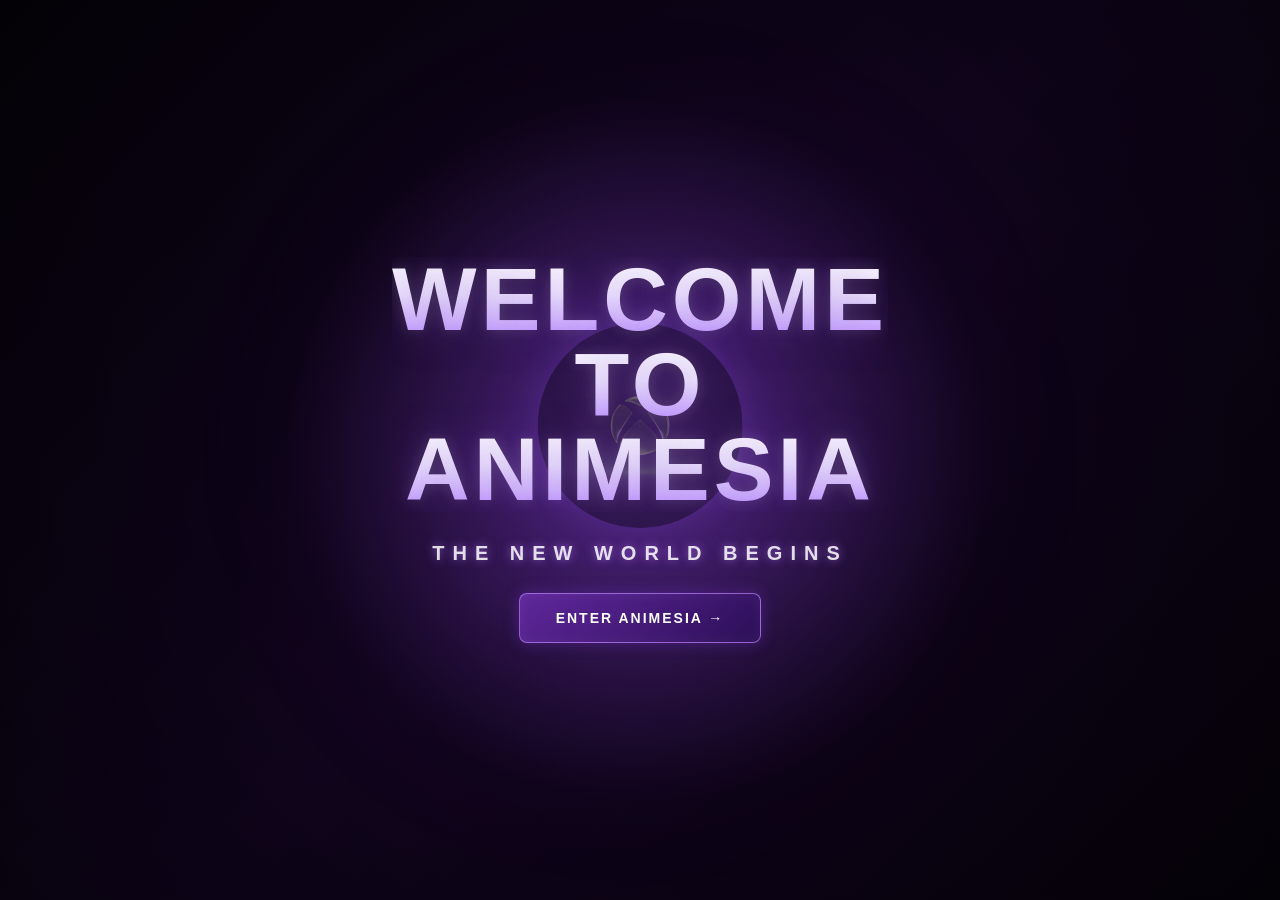
<file: welcome.html>
<!DOCTYPE html>
<html lang="en">

<head>
    <meta charset="UTF-8">
    <meta name="viewport" content="width=device-width, initial-scale=1.0">

    <title>ANIMESIA - Welcome</title>

    <link rel="stylesheet" href="style.css">
</head>

<body class="welcome-page">

    <div class="welcome-bg"></div>

    <div class="welcome-dark"></div>

    <main class="welcome-content">

        <!-- Logo -->
        <img
            src="welcomelogo.png"
            class="welcome-logo"
            alt="ANIMESIA Logo"
        >

        <!-- Welcome Text -->
        <h1 class="welcome-title">

            <span class="word word-1">WELCOME</span>

            <span class="word word-2">TO</span>

            <span class="word word-3">ANIMESIA</span>

        </h1>

        <!-- Subtitle -->
        <p class="new-world">
            THE NEW WORLD BEGINS
        </p>

        <!-- Enter Button -->
        <button
            class="welcome-btn"
            onclick="window.location.href='index.html'">

            ENTER ANIMESIA →

        </button>

    </main>

</body>

</html>
</file>
<file: style.css>
/* =========================================================
   ANIMESIA 2.0 - PREMIUM STYLE
   ========================================================= */


/* =========================================================
   GLOBAL
   ========================================================= */

* {
    margin: 0;
    padding: 0;
    box-sizing: border-box;
}

html {
    scroll-behavior: smooth;
}

body {
    min-height: 100vh;
    font-family: Arial, Helvetica, sans-serif;
    color: #ffffff;
    background:
        radial-gradient(circle at 20% 20%, rgba(120, 70, 255, 0.18), transparent 35%),
        radial-gradient(circle at 80% 70%, rgba(0, 200, 255, 0.12), transparent 35%),
        #050507;
    overflow-x: hidden;
}

a {
    color: inherit;
    text-decoration: none;
}

button,
input {
    font: inherit;
}

button {
    cursor: pointer;
}

img {
    max-width: 100%;
    display: block;
}


/* =========================================================
   SCROLLBAR
   ========================================================= */

::-webkit-scrollbar {
    width: 8px;
}

::-webkit-scrollbar-track {
    background: #050507;
}

::-webkit-scrollbar-thumb {
    background: #5f42ff;
    border-radius: 10px;
}

::-webkit-scrollbar-thumb:hover {
    background: #8b72ff;
}


/* =========================================================
   PARTICLES
   ========================================================= */

.particles {
    position: fixed;
    inset: 0;
    pointer-events: none;
    overflow: hidden;
    z-index: 0;
}

.particle {
    position: absolute;
    width: 3px;
    height: 3px;
    background: rgba(255, 255, 255, 0.65);
    border-radius: 50%;
    animation: particleFloat 8s linear infinite;
}

@keyframes particleFloat {
    from {
        transform: translateY(100vh);
        opacity: 0;
    }

    20% {
        opacity: 1;
    }

    80% {
        opacity: 1;
    }

    to {
        transform: translateY(-10vh);
        opacity: 0;
    }
}


/* =========================================================
   NAVBAR
   ========================================================= */

.navbar {
    position: fixed;
    top: 0;
    left: 0;
    width: 100%;
    height: 76px;

    display: flex;
    align-items: center;
    justify-content: space-between;

    padding: 0 5%;

    background: rgba(5, 5, 8, 0.82);
    backdrop-filter: blur(18px);

    border-bottom: 1px solid rgba(255, 255, 255, 0.08);

    z-index: 1000;
}

.logo img {
    width: 125px;
    height: auto;
}

.navbar nav {
    display: flex;
    align-items: center;
    gap: 32px;
}

.navbar nav a {
    position: relative;

    color: #bdbdc8;
    font-size: 14px;
    font-weight: 600;

    transition: 0.3s ease;
}

.navbar nav a:hover,
.navbar nav a.active {
    color: #ffffff;
}

.navbar nav a::after {
    content: "";

    position: absolute;
    left: 0;
    bottom: -8px;

    width: 0;
    height: 2px;

    background: #8b72ff;

    transition: 0.3s ease;
}

.navbar nav a:hover::after,
.navbar nav a.active::after {
    width: 100%;
}


/* =========================================================
   PROFILE
   ========================================================= */

.profile {
    display: flex;
    align-items: center;
    gap: 12px;
}

.profile span {
    color: #d8d8e2;
    font-size: 14px;
}

.profile button {
    border: 1px solid rgba(255, 255, 255, 0.15);
    background: rgba(255, 255, 255, 0.05);
    color: #ffffff;

    padding: 9px 16px;
    border-radius: 8px;

    transition: 0.3s ease;
}

.profile button:hover {
    background: rgba(139, 114, 255, 0.18);
    border-color: #8b72ff;
}


/* =========================================================
   LOGIN / REGISTER
   ========================================================= */

.login-container {
    min-height: 100vh;
    width: 100%;

    display: flex;
    align-items: center;
    justify-content: center;

    padding: 30px;

    position: relative;
    overflow: hidden;

    background-image:
        linear-gradient(
            rgba(0, 0, 0, 0.30),
            rgba(0, 0, 0, 0.50)
        ),
        url("login-bg.png");

    background-size: cover;
    background-position: center;
    background-repeat: no-repeat;
}

/* Animated particles */
.login-container .particles {
    position: absolute;
    inset: 0;

    width: 100%;
    height: 100%;

    pointer-events: none;

    overflow: hidden;

    z-index: 1;
}

/* Particle */
.login-container .particle {
    position: absolute;

    width: 4px;
    height: 4px;

    background: rgba(255, 255, 255, 0.8);

    border-radius: 50%;

    box-shadow:
        0 0 6px rgba(255, 255, 255, 0.8),
        0 0 15px rgba(130, 100, 255, 0.7);

    animation:
        loginParticleFloat 8s linear infinite;
}

/* Particle animation */
@keyframes loginParticleFloat {

    0% {
        transform: translateY(110vh);
        opacity: 0;
    }

    10% {
        opacity: 0.8;
    }

    50% {
        opacity: 1;
    }

    90% {
        opacity: 0.5;
    }

    100% {
        transform: translateY(-20vh);
        opacity: 0;
    }
}


/* Background glow */
.login-container::after {
    content: "";

    position: absolute;
    width: 600px;
    height: 600px;

    left: 50%;
    top: 50%;

    transform: translate(-50%, -50%);

    background:
        radial-gradient(
            circle,
            rgba(105, 70, 255, 0.16),
            transparent 65%
        );

    filter: blur(30px);

    pointer-events: none;

    z-index: 1;
}


/* Dark vignette */
.login-container::before {
    content: "";

    position: absolute;
    inset: 0;

    background:
        radial-gradient(
            circle at center,
            transparent 15%,
            rgba(0, 0, 0, 0.38) 100%
        );

    pointer-events: none;

    z-index: 2;
}


/* Login box */
.login-box {
    width: 100%;
    max-width: 460px;

    padding: 48px 42px;

    position: relative;
    z-index: 3;

    background:
        linear-gradient(
            145deg,
            rgba(20, 20, 30, 0.88),
            rgba(8, 8, 14, 0.88)
        );

    border: 1px solid rgba(255, 255, 255, 0.12);

    border-radius: 22px;

    backdrop-filter: blur(20px);

    box-shadow:
        0 30px 80px rgba(0, 0, 0, 0.65),
        0 0 40px rgba(103, 73, 255, 0.12),
        inset 0 1px 0 rgba(255, 255, 255, 0.06);

    text-align: center;

    animation: loginBoxAppear 0.8s ease;
}


/* Login box entrance */
@keyframes loginBoxAppear {

    from {
        opacity: 0;
        transform: translateY(25px) scale(0.97);
    }

    to {
        opacity: 1;
        transform: translateY(0) scale(1);
    }
}


.login-box h1 {
    font-size: 42px;
    letter-spacing: 5px;

    background:
        linear-gradient(
            90deg,
            #ffffff,
            #947cff,
            #ffffff
        );

    -webkit-background-clip: text;
    -webkit-text-fill-color: transparent;

    background-size: 200% auto;

    animation: logoGlow 4s linear infinite;
}


@keyframes logoGlow {

    0% {
        background-position: 0% center;
    }

    100% {
        background-position: 200% center;
    }
}


.login-box h2 {
    margin-top: 12px;

    font-size: 14px;
    letter-spacing: 3px;

    color: #9d9daa;
}


.login-box > p {
    margin-top: 12px;
    margin-bottom: 30px;

    color: #777783;
    font-size: 14px;
}


.input-box {
    position: relative;
    margin-bottom: 16px;
}


.input-box input {
    width: 100%;

    padding: 15px 16px;

    border: 1px solid rgba(255, 255, 255, 0.1);

    border-radius: 10px;

    background: rgba(255, 255, 255, 0.045);

    color: #ffffff;

    outline: none;

    transition: 0.3s ease;
}


.input-box input::placeholder {
    color: #666673;
}


.input-box input:focus {
    border-color: #8065ff;

    box-shadow:
        0 0 20px rgba(128, 101, 255, 0.18);
}


.password-box input {
    padding-right: 50px;
}


.password-box span {
    position: absolute;

    right: 15px;
    top: 50%;

    transform: translateY(-50%);

    cursor: pointer;

    opacity: 0.7;

    transition: 0.3s ease;
}


.password-box span:hover {
    opacity: 1;

    transform:
        translateY(-50%)
        scale(1.1);
}


.login-options {
    display: flex;

    align-items: center;
    justify-content: space-between;

    margin: 18px 0;

    font-size: 12px;

    color: #858591;
}


.login-options a {
    color: #8f79ff;
}


.login-box form > button {
    width: 100%;

    padding: 14px;

    border: none;

    border-radius: 10px;

    background:
        linear-gradient(
            90deg,
            #6546ff,
            #8c71ff
        );

    color: #ffffff;

    font-weight: 700;

    letter-spacing: 1px;

    transition: 0.3s ease;

    box-shadow:
        0 8px 25px rgba(101, 70, 255, 0.18);
}


.login-box form > button:hover {
    transform: translateY(-3px);

    box-shadow:
        0 12px 35px rgba(101, 70, 255, 0.38);
}


.divider {
    display: flex;

    align-items: center;

    gap: 12px;

    margin: 25px 0;

    color: #5d5d69;

    font-size: 11px;
}


.divider::before,
.divider::after {
    content: "";

    height: 1px;

    flex: 1;

    background:
        linear-gradient(
            90deg,
            transparent,
            rgba(255, 255, 255, 0.1)
        );
}


.google-btn {
    width: 100%;

    padding: 13px;

    border: 1px solid rgba(255, 255, 255, 0.12);

    border-radius: 10px;

    background: rgba(255, 255, 255, 0.04);

    color: #ffffff;

    transition: 0.3s ease;
}


.google-btn:hover {
    background: rgba(255, 255, 255, 0.08);

    transform: translateY(-2px);
}


.signup {
    margin-top: 25px !important;
}


.signup a {
    color: #8f79ff;
}
.input-box {
    position: relative;
    margin-bottom: 16px;
}

.input-box input {
    width: 100%;

    padding: 15px 16px;

    border: 1px solid rgba(255, 255, 255, 0.1);
    border-radius: 10px;

    background: rgba(255, 255, 255, 0.045);
    color: #ffffff;

    outline: none;

    transition: 0.3s ease;
}

.input-box input::placeholder {
    color: #666673;
}

.input-box input:focus {
    border-color: #8065ff;
    box-shadow: 0 0 20px rgba(128, 101, 255, 0.12);
}

.password-box input {
    padding-right: 50px;
}

.password-box span {
    position: absolute;

    right: 15px;
    top: 50%;

    transform: translateY(-50%);

    cursor: pointer;
    opacity: 0.7;
}

.login-options {
    display: flex;
    align-items: center;
    justify-content: space-between;

    margin: 18px 0;

    font-size: 12px;
    color: #858591;
}

.login-options a {
    color: #8f79ff;
}

.login-box form > button {
    width: 100%;

    padding: 14px;

    border: none;
    border-radius: 10px;

    background: linear-gradient(90deg, #6546ff, #8c71ff);

    color: #ffffff;

    font-weight: 700;
    letter-spacing: 1px;

    transition: 0.3s ease;
}

.login-box form > button:hover {
    transform: translateY(-2px);
    box-shadow: 0 10px 30px rgba(101, 70, 255, 0.3);
}

.divider {
    display: flex;
    align-items: center;
    gap: 12px;

    margin: 25px 0;

    color: #5d5d69;
    font-size: 11px;
}

.divider::before,
.divider::after {
    content: "";
    height: 1px;
    flex: 1;

    background: rgba(255, 255, 255, 0.08);
}

.google-btn {
    width: 100%;

    padding: 13px;

    border: 1px solid rgba(255, 255, 255, 0.12);
    border-radius: 10px;

    background: rgba(255, 255, 255, 0.04);
    color: #ffffff;

    transition: 0.3s ease;
}

.google-btn:hover {
    background: rgba(255, 255, 255, 0.08);
}

.signup {
    margin-top: 25px !important;
}

.signup a {
    color: #8f79ff;
}


/* ==========================================
   HERO BACKGROUND
   ========================================== */

.hero {
    min-height: 650px;

    background-image:
        linear-gradient(
            to right,
            rgba(0, 0, 0, 0.85),
            rgba(0, 0, 0, 0.45),
            rgba(0, 0, 0, 0.20)
        ),
        url("home-bg.jpg");

    background-size: cover;
    background-position: center;
    background-repeat: no-repeat;

    display: flex;
    align-items: center;

    position: relative;
}
/* =========================================================
   HERO CONTENT
   ========================================================= */

.hero-content {
    position: relative;
    z-index: 2;

    max-width: 650px;

    margin-left: 6%;
    padding-top: 40px;
}

.hero-small {
    color: #9b87ff;

    font-size: 12px;
    font-weight: 700;

    letter-spacing: 4px;

    margin-bottom: 15px;
}

.hero h1 {
    font-size: clamp(65px, 8vw, 110px);

    line-height: 0.9;

    letter-spacing: -4px;

    margin: 0;

    background:
        linear-gradient(
            90deg,
            #ffffff,
            #9d89ff,
            #ffffff
        );

    -webkit-background-clip: text;
    -webkit-text-fill-color: transparent;

    background-size: 200% auto;

    animation: heroTitleGlow 5s linear infinite;
}

@keyframes heroTitleGlow {

    0% {
        background-position: 0% center;
    }

    100% {
        background-position: 200% center;
    }
}

.hero h2 {
    margin-top: 20px;

    font-size: 18px;

    letter-spacing: 5px;

    color: #d7d4e5;
}

.hero-content > p:not(.hero-small) {
    max-width: 560px;

    margin-top: 20px;

    color: #9998a6;

    font-size: 15px;

    line-height: 1.8;
}

.hero-buttons {
    display: flex;

    gap: 12px;

    margin-top: 30px;
}

.hero-buttons button {
    padding: 14px 22px;

    border-radius: 9px;

    border: none;

    font-size: 13px;

    font-weight: 700;

    letter-spacing: 0.5px;

    transition: 0.3s ease;
}

.hero-buttons button:first-child {
    background:
        linear-gradient(
            90deg,
            #6546ff,
            #8c71ff
        );

    color: #ffffff;

    box-shadow:
        0 10px 30px rgba(101, 70, 255, 0.25);
}

.hero-buttons button:last-child {
    background: rgba(255, 255, 255, 0.06);

    color: #ffffff;

    border: 1px solid rgba(255, 255, 255, 0.15);
}

.hero-buttons button:hover {
    transform: translateY(-3px);
}
/* =========================================================
   SECTION COMMON
   ========================================================= */

.anime-section,
.genres-section {
    position: relative;
    z-index: 2;

    padding: 90px 6%;
}

.section-header {
    margin-bottom: 35px;
}

.section-header h2,
.genres-section h2,
.episodes-section h2 {
    font-size: 32px;
    letter-spacing: -1px;
}

.section-header p {
    margin-top: 8px;
    color: #777783;
}


/* =========================================================
   FILTER
   ========================================================= */

.genre-filter {
    display: flex;
    flex-wrap: wrap;
    gap: 10px;

    margin-bottom: 30px;
}

.genre-filter button {
    padding: 9px 16px;

    border: 1px solid rgba(255, 255, 255, 0.1);
    border-radius: 30px;

    background: rgba(255, 255, 255, 0.04);

    color: #aaaab5;

    transition: 0.3s ease;
}

.genre-filter button:hover,
.genre-filter button.active {
    background: #7156ff;
    border-color: #7156ff;
    color: #ffffff;
}


/* =========================================================
   SEARCH
   ========================================================= */

.search-container {
    display: flex;
    align-items: center;
    gap: 8px;
}

.search-box {
    width: 210px;

    padding: 10px 14px;

    border: 1px solid rgba(255, 255, 255, 0.1);
    border-radius: 9px;

    background: rgba(255, 255, 255, 0.05);

    color: #ffffff;
    outline: none;
}

.search-box::placeholder {
    color: #656570;
}

.search-box:focus {
    border-color: #8065ff;
}

.search-btn {
    padding: 10px 14px;

    border: none;
    border-radius: 9px;

    background: #7156ff;
    color: #ffffff;
}

.no-anime-message {
    display: none;

    padding: 50px;

    text-align: center;
    color: #777783;
}


/* =========================================================
   ANIME GRID
   ========================================================= */

.anime-grid {
    display: grid;

    grid-template-columns: repeat(4, 1fr);

    gap: 22px;
}

.anime-card {
    position: relative;

    overflow: hidden;

    border-radius: 15px;

    background: #101014;

    border: 1px solid rgba(255, 255, 255, 0.07);

    transition: transform 0.35s ease,
                border-color 0.35s ease,
                box-shadow 0.35s ease;
}

.anime-card:hover {
    transform: translateY(-8px);

    border-color: rgba(139, 114, 255, 0.45);

    box-shadow:
        0 20px 45px rgba(0, 0, 0, 0.45),
        0 0 25px rgba(105, 75, 255, 0.08);
}

.anime-image {
    height: 330px;

    position: relative;

    overflow: hidden;
}

.anime-image img {
    width: 100%;
    height: 100%;

    object-fit: cover;

    transition: transform 0.5s ease;
}

.anime-card:hover .anime-image img {
    transform: scale(1.06);
}

.anime-image::after {
    content: "";

    position: absolute;
    inset: 0;

    background:
        linear-gradient(
            to top,
            rgba(5, 5, 8, 0.95),
            transparent 55%
        );
}

.anime-info {
    padding: 18px;
}

.anime-info h3 {
    font-size: 20px;
    margin-bottom: 8px;
}

.anime-info p {
    color: #7f7f8b;
    font-size: 13px;
    line-height: 1.5;
}

.anime-meta {
    display: flex;
    align-items: center;
    justify-content: space-between;

    margin-top: 13px;

    font-size: 12px;
}

.rating {
    color: #f5c95b;
}

.year {
    color: #73737f;
}

.anime-actions {
    display: flex;
    gap: 8px;

    margin-top: 15px;
}

.anime-actions button {
    flex: 1;

    padding: 10px;

    border-radius: 8px;

    border: none;

    font-size: 12px;
    font-weight: 700;

    transition: 0.3s ease;
}

.watch-btn {
    background: #7156ff;
    color: #ffffff;
}

.list-btn {
    background: rgba(255, 255, 255, 0.06);
    color: #d7d7df;

    border: 1px solid rgba(255, 255, 255, 0.1) !important;
}

.anime-actions button:hover {
    transform: translateY(-2px);
}


/* =========================================================
   GENRES
   ========================================================= */

.genres-section {
    background: rgba(255, 255, 255, 0.015);
}

.genres-grid {
    display: grid;

    grid-template-columns: repeat(3, 1fr);

    gap: 18px;

    margin-top: 30px;
}

.genre-card {
    padding: 25px;

    border-radius: 14px;

    background: rgba(255, 255, 255, 0.035);

    border: 1px solid rgba(255, 255, 255, 0.07);

    transition: 0.3s ease;
}

.genre-card:hover {
    transform: translateY(-5px);

    border-color: rgba(139, 114, 255, 0.4);

    background: rgba(139, 114, 255, 0.07);
}

.genre-card h3 {
    margin-bottom: 8px;
}

.genre-card p {
    color: #777783;
    font-size: 13px;
    line-height: 1.5;
}


/* =========================================================
   WATCH PAGE
   ========================================================= */

.watch-page {
    position: relative;
    z-index: 2;

    max-width: 1250px;

    margin: 0 auto;

    padding:
        125px 30px
        80px;
}

.video-section {
    width: 100%;
}

.video-box {
    position: relative;

    width: 100%;
    height: min(68vh, 650px);

    min-height: 400px;

    display: flex;
    align-items: center;
    justify-content: center;

    overflow: hidden;

    border-radius: 18px;

    background:
        radial-gradient(
            circle at center,
            rgba(102, 72, 255, 0.18),
            transparent 55%
        ),
        #09090d;

    border: 1px solid rgba(255, 255, 255, 0.09);

    box-shadow:
        0 30px 80px rgba(0, 0, 0, 0.5);
}

.video-box::before {
    content: "";

    position: absolute;
    inset: 0;

    background:
        linear-gradient(
            120deg,
            transparent,
            rgba(255, 255, 255, 0.025),
            transparent
        );

    pointer-events: none;
}

.video-overlay {
    position: absolute;
    inset: 0;

    background:
        radial-gradient(
            circle at center,
            transparent 15%,
            rgba(0, 0, 0, 0.45) 100%
        );
}

.play-icon {
    position: relative;
    z-index: 5;

    width: 82px;
    height: 82px;

    display: flex;
    align-items: center;
    justify-content: center;

    border-radius: 50%;

    background: rgba(113, 86, 255, 0.9);

    box-shadow:
        0 0 45px rgba(113, 86, 255, 0.45);

    font-size: 25px;

    transition: 0.3s ease;
}

.play-icon:hover {
    transform: scale(1.08);
}

.video-box.playing .play-icon {
    background: rgba(20, 20, 28, 0.85);
}

.playing-text {
    position: absolute;

    top: 30px;
    left: 30px;

    z-index: 4;

    color: #ffffff;

    font-size: 11px;
    letter-spacing: 3px;

    opacity: 0;

    transition: 0.3s ease;
}

.video-box p {
    position: absolute;

    bottom: 70px;

    font-size: 14px;
    letter-spacing: 4px;

    color: #555560;
}

.video-box small {
    position: absolute;

    bottom: 45px;

    color: #41414c;
}


/* =========================================================
   VIDEO CONTROLS
   ========================================================= */

.video-controls {
    position: absolute;

    left: 20px;
    right: 20px;
    bottom: 15px;

    z-index: 10;

    display: flex;
    align-items: center;
    gap: 12px;

    padding: 10px 13px;

    border-radius: 10px;

    background: rgba(5, 5, 8, 0.82);

    backdrop-filter: blur(12px);

    opacity: 0;

    transform: translateY(8px);

    transition: 0.3s ease;
}

.video-box:hover .video-controls,
.video-box.playing .video-controls {
    opacity: 1;
    transform: translateY(0);
}

.video-controls button {
    width: 32px;
    height: 32px;

    border: none;

    background: transparent;
    color: #ffffff;

    border-radius: 6px;
}

.video-controls button:hover {
    background: rgba(255, 255, 255, 0.08);
}

.progress-area {
    flex: 1;
}

.progress-bar {
    width: 100%;
    height: 5px;

    border-radius: 20px;

    background: rgba(255, 255, 255, 0.14);

    cursor: pointer;
}

.progress-fill {
    width: 0;
    height: 100%;

    border-radius: inherit;

    background: #8065ff;

    transition: width 0.15s linear;
}

#volumeSlider {
    width: 75px;
}

#videoTime {
    color: #aaaab4;
    font-size: 11px;
    white-space: nowrap;
}


/* =========================================================
   WATCH INFO
   ========================================================= */

.watch-info {
    padding: 35px 5px;
}

.watch-title-row h1 {
    font-size: 48px;
    letter-spacing: -2px;
}

.watch-meta {
    margin-top: 10px;

    color: #8c8c98;
    font-size: 14px;
}

.description {
    max-width: 800px;

    margin-top: 18px;

    color: #888895;

    line-height: 1.8;
}

.watch-actions {
    display: flex;
    gap: 12px;

    margin-top: 25px;
}

.watch-actions button {
    padding: 13px 20px;

    border-radius: 9px;

    font-weight: 700;

    transition: 0.3s ease;
}

.watch-now-btn {
    border: none;

    background: #7156ff;
    color: #ffffff;
}

.back-anime-btn {
    border: 1px solid rgba(255, 255, 255, 0.12);

    background: rgba(255, 255, 255, 0.04);

    color: #ffffff;
}

.watch-actions button:hover {
    transform: translateY(-2px);
}


/* =========================================================
   EPISODES
   ========================================================= */

.episodes-section {
    padding-top: 20px;
}

.section-heading {
    margin-bottom: 25px;
}

.episode-list {
    display: grid;

    grid-template-columns: repeat(5, 1fr);

    gap: 12px;
}

.episode-btn {
    padding: 14px;

    border: 1px solid rgba(255, 255, 255, 0.08);

    border-radius: 9px;

    background: rgba(255, 255, 255, 0.035);

    color: #92929d;

    transition: 0.3s ease;
}

.episode-btn:hover,
.episode-btn.active {
    background: #7156ff;

    color: #ffffff;

    border-color: #7156ff;
}


/* =========================================================
   MY LIST
   ========================================================= */

.mylist-page {
    position: relative;
    z-index: 2;

    max-width: 1200px;

    margin: 0 auto;

    padding: 135px 30px 90px;
}

.mylist-header {
    margin-bottom: 40px;
}

.mylist-header h1 {
    font-size: 55px;
    letter-spacing: -2px;
}

.mylist-header > p:last-child {
    margin-top: 12px;

    color: #858591;
}

.mylist-content {
    min-height: 300px;
}

#myListContainer {
    display: flex;
    flex-direction: column;
    gap: 18px;
}

.my-list-item {
    display: flex;
    align-items: center;
    gap: 22px;

    padding: 18px;

    border-radius: 15px;

    background: rgba(255, 255, 255, 0.035);

    border: 1px solid rgba(255, 255, 255, 0.08);

    transition: 0.3s ease;
}

.my-list-item:hover {
    border-color: rgba(139, 114, 255, 0.4);

    transform: translateY(-3px);
}

.my-list-poster {
    width: 130px;
    height: 175px;

    flex-shrink: 0;

    overflow: hidden;

    border-radius: 10px;
}

.my-list-poster img {
    width: 100%;
    height: 100%;

    object-fit: cover;
}

.my-list-details {
    flex: 1;
}

.my-list-details h3 {
    font-size: 25px;

    margin-bottom: 10px;
}

.my-list-details p {
    color: #858591;

    font-size: 13px;

    line-height: 1.7;
}

.my-list-actions {
    display: flex;
    gap: 10px;

    margin-top: 18px;
}

.my-list-actions button {
    padding: 10px 16px;

    border-radius: 8px;

    font-size: 12px;
    font-weight: 700;

    transition: 0.3s ease;
}

.my-list-actions button:first-child {
    border: none;

    background: #7156ff;

    color: #ffffff;
}

.remove-list-btn {
    border: 1px solid rgba(255, 255, 255, 0.12);

    background: rgba(255, 255, 255, 0.04);

    color: #ccccd5;
}

.my-list-actions button:hover {
    transform: translateY(-2px);
}

.empty-list {
    padding: 80px 20px;

    text-align: center;

    border: 1px dashed rgba(255, 255, 255, 0.12);

    border-radius: 15px;
}

.empty-list h2 {
    margin-bottom: 10px;
}

.empty-list p {
    color: #777783;
}


/* =========================================================
   FOOTER
   ========================================================= */

.site-footer {
    position: relative;
    z-index: 2;

    padding: 55px 6% 25px;

    border-top: 1px solid rgba(255, 255, 255, 0.07);

    background: rgba(3, 3, 5, 0.8);
}

.footer-content {
    display: flex;
    justify-content: space-between;

    gap: 40px;
}

.footer-brand h2 {
    letter-spacing: 3px;
}

.footer-brand p {
    max-width: 350px;

    margin-top: 10px;

    color: #666672;

    line-height: 1.6;

    font-size: 13px;
}

.footer-links {
    display: flex;
    gap: 25px;

    align-items: center;
}

.footer-links a {
    color: #858591;

    font-size: 13px;

    transition: 0.3s ease;
}

.footer-links a:hover {
    color: #ffffff;
}

.footer-bottom {
    margin-top: 40px;
    padding-top: 20px;

    border-top: 1px solid rgba(255, 255, 255, 0.06);

    color: #50505a;

    font-size: 11px;
}


/* =========================================================
   RESPONSIVE - TABLET
   ========================================================= */

@media (max-width: 1000px) {

    .navbar {
        padding: 0 3%;
    }

    .navbar nav {
        gap: 18px;
    }

    .anime-grid {
        grid-template-columns: repeat(2, 1fr);
    }

    .genres-grid {
        grid-template-columns: repeat(2, 1fr);
    }

    .episode-list {
        grid-template-columns: repeat(3, 1fr);
    }

    .hero {
        padding-left: 6%;
    }
}


/* =========================================================
   RESPONSIVE - MOBILE
   ========================================================= */

@media (max-width: 700px) {

    .navbar {
        height: auto;
        min-height: 70px;

        flex-wrap: wrap;

        padding: 12px 20px;

        gap: 12px;
    }

    .navbar nav {
        order: 3;

        width: 100%;

        justify-content: center;

        gap: 16px;

        padding-bottom: 5px;
    }

    .navbar nav a {
        font-size: 11px;
    }

    .profile span {
        display: none;
    }

    .profile button {
        padding: 7px 11px;
        font-size: 11px;
    }

    .hero {
        min-height: 100vh;

        padding:
            150px 25px
            70px;
    }

    .hero h1 {
        font-size: 65px;
    }

    .hero h2 {
        font-size: 15px;
        letter-spacing: 3px;
    }

    .hero-buttons {
        flex-direction: column;
    }

    .hero-buttons button {
        width: 100%;
    }

    .anime-section,
    .genres-section {
        padding: 65px 20px;
    }

    .anime-grid {
        grid-template-columns: 1fr;
    }

    .genres-grid {
        grid-template-columns: 1fr;
    }

    .anime-image {
        height: 390px;
    }

    .search-container {
        width: 100%;
    }

    .search-box {
        flex: 1;
        width: auto;
    }

    .watch-page {
        padding:
            140px 15px
            60px;
    }

    .video-box {
        min-height: 300px;
        height: 55vh;

        border-radius: 12px;
    }

    .video-controls {
        left: 8px;
        right: 8px;
        bottom: 8px;

        gap: 5px;

        padding: 7px;
    }

    #volumeSlider {
        display: none;
    }

    #videoTime {
        font-size: 9px;
    }

    .watch-title-row h1 {
        font-size: 38px;
    }

    .watch-actions {
        flex-direction: column;
    }

    .watch-actions button {
        width: 100%;
    }

    .episode-list {
        grid-template-columns: repeat(2, 1fr);
    }

    .mylist-page {
        padding:
            145px 18px
            70px;
    }

    .mylist-header h1 {
        font-size: 45px;
    }

    .my-list-item {
        flex-direction: column;

        align-items: flex-start;
    }

    .my-list-poster {
        width: 100%;
        height: 350px;
    }

    .my-list-actions {
        width: 100%;
    }

    .my-list-actions button {
        flex: 1;
    }

    .footer-content {
        flex-direction: column;
    }

    .footer-links {
        flex-wrap: wrap;
    }

    .login-box {
        padding: 35px 22px;
    }

    .login-box h1 {
        font-size: 32px;
    }
}


/* =========================================================
   SMALL MOBILE
   ========================================================= */

@media (max-width: 400px) {

    .navbar nav {
        gap: 10px;
    }

    .navbar nav a {
        font-size: 10px;
    }

    .hero h1 {
        font-size: 52px;
    }

    .anime-image {
        height: 330px;
    }

    .episode-list {
        grid-template-columns: 1fr;
    }

    .my-list-poster {
        height: 300px;
    }
}

.login-container::before {
    content: "";

    position: absolute;
    inset: 0;

    background:
        radial-gradient(
            circle at center,
            transparent 20%,
            rgba(0, 0, 0, 0.35) 100%
        );

    pointer-events: none;
}

.login-box {
    position: relative;
    z-index: 3;
}

/* =========================================================
   LOGIN PAGE - ORIGINAL EFFECT RESTORE
   ========================================================= */

body {
    margin: 0;
    padding: 0;

    font-family: Arial, sans-serif;

    background:
        linear-gradient(
            rgba(10, 5, 25, 0.88),
            rgba(10, 5, 25, 0.92)
        ),
        url("home-bg.jpg");

    background-size: cover;
    background-position: center;
    background-attachment: fixed;
    background-repeat: no-repeat;

    color: white;
}

/* Particles must appear ABOVE background */
body:has(.login-container) > .particles {
    position: fixed;
    inset: 0;

    width: 100%;
    height: 100%;

    pointer-events: none;

    z-index: 5;

    overflow: hidden;
}

/* Particle glow */
body:has(.login-container) > .particles .particle {
    position: absolute;

    width: 3px;
    height: 3px;

    border-radius: 50%;

    background: rgba(255, 255, 255, 0.85);

    box-shadow:
        0 0 6px rgba(255, 255, 255, 0.8),
        0 0 15px rgba(120, 90, 255, 0.7);

    animation: loginParticles 8s linear infinite;
}

@keyframes loginParticles {

    0% {
        transform: translateY(100vh);
        opacity: 0;
    }

    15% {
        opacity: 1;
    }

    50% {
        opacity: 0.8;
    }

    85% {
        opacity: 1;
    }

    100% {
        transform: translateY(-10vh);
        opacity: 0;
    }
}

/* Purple atmospheric glow */
.login-container::after {
    content: "";

    position: absolute;

    width: 700px;
    height: 700px;

    left: 50%;
    top: 50%;

    transform: translate(-50%, -50%);

    background:
        radial-gradient(
            circle,
            rgba(105, 75, 255, 0.18),
            transparent 65%
        );

    filter: blur(35px);

    pointer-events: none;

    z-index: 1;
}

/* Dark cinematic overlay */
.login-container::before {
    content: "";

    position: absolute;

    inset: 0;

    background:
        radial-gradient(
            circle at center,
            transparent 15%,
            rgba(0, 0, 0, 0.42) 100%
        );

    pointer-events: none;

    z-index: 2;
}

/* Login box stays above effects */
.login-box {
    position: relative;

    z-index: 10;

    animation: loginAppear 0.8s ease-out;
}

@keyframes loginAppear {

    from {
        opacity: 0;
        transform: translateY(25px) scale(0.97);
    }

    to {
        opacity: 1;
        transform: translateY(0) scale(1);
    }
}

/* =========================================================
   ANIME DETAILS PAGE
   ========================================================= */

.details-page {
    position: relative;
    z-index: 2;

    max-width: 1250px;

    margin: 0 auto;

    padding: 140px 30px 90px;
}

.details-hero {
    display: grid;

    grid-template-columns: 330px 1fr;

    gap: 55px;

    align-items: center;

    min-height: 600px;
}

.details-poster {
    width: 330px;
    height: 470px;

    overflow: hidden;

    border-radius: 18px;

    border: 1px solid rgba(255, 255, 255, 0.1);

    box-shadow:
        0 30px 70px rgba(0, 0, 0, 0.55),
        0 0 35px rgba(105, 75, 255, 0.12);
}

.details-poster img {
    width: 100%;
    height: 100%;

    object-fit: cover;

    transition: 0.5s ease;
}

.details-poster:hover img {
    transform: scale(1.05);
}

.details-content {
    max-width: 700px;
}

.details-label {
    color: #8d75ff;

    font-size: 12px;

    font-weight: 700;

    letter-spacing: 4px;

    margin-bottom: 15px;
}

.details-content h1 {
    font-size: clamp(50px, 7vw, 90px);

    line-height: 0.95;

    letter-spacing: -3px;

    background:
        linear-gradient(
            90deg,
            #ffffff,
            #9d89ff,
            #ffffff
        );

    -webkit-background-clip: text;
    -webkit-text-fill-color: transparent;
}

.details-meta {
    display: flex;

    flex-wrap: wrap;

    gap: 18px;

    margin-top: 25px;

    color: #92929d;

    font-size: 14px;
}

.details-meta span:first-child {
    color: #f5c95b;
}

.details-description {
    max-width: 650px;

    margin-top: 25px;

    color: #888895;

    line-height: 1.9;

    font-size: 15px;
}

.details-actions {
    display: flex;

    gap: 12px;

    margin-top: 30px;
}

.details-actions button {
    padding: 14px 22px;

    border-radius: 9px;

    font-weight: 700;

    transition: 0.3s ease;
}

.details-watch-btn {
    border: none;

    background:
        linear-gradient(
            90deg,
            #6546ff,
            #8c71ff
        );

    color: #ffffff;
}

.details-list-btn {
    border: 1px solid rgba(255, 255, 255, 0.12);

    background: rgba(255, 255, 255, 0.05);

    color: #ffffff;
}

.details-actions button:hover {
    transform: translateY(-3px);
}

.details-info {
    display: flex;

    gap: 45px;

    margin-top: 45px;

    padding-top: 25px;

    border-top: 1px solid rgba(255, 255, 255, 0.08);
}

.details-info div {
    display: flex;

    flex-direction: column;

    gap: 7px;
}

.details-info span {
    color: #60606b;

    font-size: 11px;

    text-transform: uppercase;

    letter-spacing: 1px;
}

.details-info strong {
    color: #d8d8e2;

    font-size: 13px;
}

.details-section {
    margin-top: 70px;

    padding-top: 35px;

    border-top: 1px solid rgba(255, 255, 255, 0.07);
}

.details-section h2 {
    font-size: 30px;
}

.details-section p {
    max-width: 850px;

    margin-top: 15px;

    color: #777783;

    line-height: 1.8;
}


/* DETAILS MOBILE */

@media (max-width: 750px) {

    .details-page {
        padding:
            130px 20px
            70px;
    }

    .details-hero {
        grid-template-columns: 1fr;

        gap: 35px;
    }

    .details-poster {
        width: 100%;
        max-width: 330px;

        height: 450px;

        margin: auto;
    }

    .details-content {
        text-align: center;
    }

    .details-content h1 {
        font-size: 55px;
    }

    .details-meta {
        justify-content: center;
    }

    .details-description {
        margin-left: auto;
        margin-right: auto;
    }

    .details-actions {
        justify-content: center;

        flex-direction: column;
    }

    .details-info {
        justify-content: center;

        gap: 25px;
    }
}

/* ==========================================
   ADVANCED FILTER PANEL
   ========================================== */

.filter-panel {
    display: flex;
    justify-content: space-between;
    align-items: center;
    gap: 20px;
    margin: 30px 0;
    flex-wrap: wrap;
}

.sort-container {
    display: flex;
    align-items: center;
    gap: 10px;
}

.sort-container label {
    font-size: 12px;
    font-weight: 700;
    letter-spacing: 1px;
}

.sort-container select {
    padding: 12px 18px;
    border-radius: 10px;
    border: 1px solid rgba(255,255,255,0.15);
    background: #111;
    color: white;
    font-size: 14px;
    cursor: pointer;
    outline: none;
}

.sort-container select:hover {
    border-color: #ffffff;
}

.sort-container option {
    background: #111;
    color: white;
}

/* ================= NAVBAR FIX ================= */

.navbar {
    display: flex;
    align-items: center;
    width: 100%;
    min-height: 76px;
    box-sizing: border-box;
    padding: 0 30px;
    gap: 30px;
}

.navbar .logo {
    flex-shrink: 0;
}

.navbar .logo img {
    width: 130px;
    height: auto;
    display: block;
}

.navbar nav {
    display: flex;
    align-items: center;
    gap: 24px;
    flex-shrink: 0;
}

.navbar nav a {
    display: block;
    color: #ffffff;
    text-decoration: none;
    font-size: 14px;
    font-weight: 600;
    white-space: nowrap;
}

.navbar nav a:hover,
.navbar nav a.active {
    color: #9b87ff;
}

/* SEARCH */

.search-container {
    display: flex;
    align-items: center;
    margin-left: auto;
}

.search-box {
    width: 180px;
    box-sizing: border-box;
}

.search-btn {
    cursor: pointer;
}

/* PROFILE */

.profile {
    display: flex;
    align-items: center;
    gap: 12px;
    flex-shrink: 0;
}

.profile span {
    color: #ffffff;
    white-space: nowrap;
}

.profile button {
    cursor: pointer;
    white-space: nowrap;
}

@media (max-width: 900px) {

    .navbar {
        flex-wrap: wrap;
        height: auto;
        padding: 15px 20px;
        gap: 15px;
    }

    .navbar nav {
        order: 3;
        width: 100%;
        justify-content: center;
        gap: 18px;
        overflow-x: auto;
    }

    .search-container {
        margin-left: auto;
    }

}

@media (max-width: 600px) {

    .navbar {
        justify-content: center;
    }

    .navbar .logo {
        width: 100%;
        display: flex;
        justify-content: center;
    }

    .search-container {
        width: 100%;
        justify-content: center;
    }

    .search-box {
        width: 220px;
    }

    .navbar nav {
        justify-content: flex-start;
        padding-bottom: 5px;
    }

}

/* ================= PERFORMANCE FIX ================= */

html {
    scroll-behavior: smooth;
}

body {
    overflow-x: hidden;
}

.particles {
    pointer-events: none;
    will-change: auto;
}

.anime-card {
    transform: translateZ(0);
}

.anime-image img {
    display: block;
    width: 100%;
    height: 100%;
    object-fit: cover;
}

/* ================= HERO BACKGROUND ================= */

.hero {
    position: relative;

    min-height: 650px;

    display: flex;
    align-items: center;

    overflow: hidden;

    background-image:
        linear-gradient(
            90deg,
            rgba(5, 3, 15, 0.85),
            rgba(5, 3, 15, 0.35),
            rgba(5, 3, 15, 0.15)
        ),
        url("hero.jpeg");

    background-size: cover;
    background-position: center;
    background-repeat: no-repeat;
}

.hero-content {
    position: relative;

    z-index: 2;

    width: 600px;

    margin-left: 7%;
}

/* ================= PREMIUM ANIME CARDS ================= */

.anime-card {
    position: relative;
    overflow: hidden;

    border-radius: 14px;

    transition:
        transform 0.35s ease,
        box-shadow 0.35s ease;

    background: rgba(20, 16, 35, 0.85);
}

.anime-card:hover {
    transform: translateY(-10px);

    box-shadow:
        0 15px 40px rgba(0, 0, 0, 0.45),
        0 0 25px rgba(130, 100, 255, 0.18);
}

.anime-image {
    overflow: hidden;
}

.anime-image img {
    width: 100%;
    height: 330px;

    object-fit: cover;

    display: block;

    transition:
        transform 0.5s ease,
        filter 0.5s ease;
}

.anime-card:hover .anime-image img {
    transform: scale(1.08);

    filter: brightness(1.08);
}

.anime-info {
    padding: 18px;
}

.anime-info h3 {
    margin-top: 0;
    margin-bottom: 10px;

    font-size: 21px;
}

.anime-info p {
    line-height: 1.5;

    color: #bdb8cc;
}

.anime-meta {
    display: flex;

    justify-content: space-between;

    margin: 15px 0;
}

.rating {
    font-weight: 700;
}

.year {
    color: #aaa;
}

.anime-actions {
    display: flex;

    gap: 10px;
}

.anime-actions button {
    flex: 1;

    padding: 11px 10px;

    border: none;
    border-radius: 7px;

    cursor: pointer;

    font-weight: 700;

    transition:
        transform 0.2s ease,
        opacity 0.2s ease;
}

.anime-actions button:hover {
    transform: scale(1.03);
    opacity: 0.9;
}

.watch-btn {
    background: #ffffff;
    color: #111111;
}

.list-btn {
    background: rgba(255, 255, 255, 0.08);
    color: #ffffff;

    border: 1px solid rgba(255, 255, 255, 0.15) !important;
}

.list-btn.added {
    background: rgba(100, 220, 150, 0.15);
    color: #7cffae;

    border-color: rgba(100, 220, 150, 0.35) !important;
}

/* ========================================
   PREMIUM WATCH PAGE
======================================== */

.watch-page {
    width: 100%;
    max-width: 1250px;
    margin: 0 auto;

    padding: 45px 30px 70px;

    box-sizing: border-box;
}


/* VIDEO SECTION */

.video-section {
    width: 100%;
}


.video-box {
    position: relative;

    width: 100%;

    aspect-ratio: 16 / 9;

    min-height: 420px;

    overflow: hidden;

    border-radius: 16px;

    background:
        radial-gradient(
            circle at center,
            rgba(100, 70, 180, 0.20),
            transparent 45%
        ),
        #08070d;

    box-shadow:
        0 25px 70px rgba(0, 0, 0, 0.65);

    display: flex;

    align-items: center;

    justify-content: center;

    flex-direction: column;
}


/* VIDEO TEXT */

.video-box > p {
    margin: 20px 0 5px;

    font-size: 28px;

    font-weight: 800;

    letter-spacing: 4px;
}


.video-box > small {
    color: #aaa;

    font-size: 13px;
}


/* OVERLAY */

.video-overlay {
    position: absolute;

    inset: 0;

    background:
        linear-gradient(
            180deg,
            rgba(0,0,0,0.15),
            transparent 45%,
            rgba(0,0,0,0.75)
        );

    pointer-events: none;
}


/* CENTER PLAY */

.play-icon {
    position: relative;

    z-index: 5;

    width: 70px;

    height: 70px;

    border-radius: 50%;

    background: white;

    color: #111;

    display: flex;

    align-items: center;

    justify-content: center;

    font-size: 25px;

    cursor: pointer;

    transition: 0.25s ease;
}


.play-icon:hover {
    transform: scale(1.1);
}


/* NOW PLAYING */

.playing-text {
    position: absolute;

    top: 25px;

    left: 30px;

    z-index: 5;

    font-size: 12px;

    font-weight: 700;

    letter-spacing: 3px;

    color: #ddd;
}


/* CONTROLS */

.video-controls {
    position: absolute;

    z-index: 10;

    left: 0;

    right: 0;

    bottom: 0;

    display: flex;

    align-items: center;

    gap: 12px;

    padding: 25px 22px 18px;

    background:
        linear-gradient(
            transparent,
            rgba(0,0,0,0.95)
        );
}


.video-controls button {
    border: none;

    background: transparent;

    color: white;

    cursor: pointer;

    font-size: 17px;
}


/* PROGRESS */

.video-controls .progress-area {
    flex: 1;

    cursor: pointer;
}


.progress-bar {
    width: 100%;

    height: 5px;

    border-radius: 10px;

    background: rgba(255,255,255,0.25);

    overflow: hidden;
}


.progress-fill {
    width: 0%;

    height: 100%;

    border-radius: 10px;

    background: white;
}


/* VOLUME */

#volumeSlider {
    width: 80px;

    cursor: pointer;
}


/* TIME */

#videoTime {
    color: #ccc;

    font-size: 12px;

    white-space: nowrap;
}


/* ANIME INFO */

.watch-info {
    padding: 45px 5px 20px;
}


.watch-title-row {
    display: flex;

    justify-content: space-between;

    align-items: center;
}


.watch-title-row h1 {
    margin: 5px 0 12px;

    font-size: 48px;

    line-height: 1.1;
}


.watch-meta {
    display: flex;

    gap: 15px;

    color: #aaa;

    font-size: 14px;
}


.description {
    max-width: 750px;

    color: #bbb;

    font-size: 16px;

    line-height: 1.8;

    margin: 20px 0 25px;
}


/* BUTTONS */

.watch-actions {
    display: flex;

    gap: 12px;

    flex-wrap: wrap;
}


.watch-actions button {
    padding: 13px 22px;

    border-radius: 7px;

    border: none;

    cursor: pointer;

    font-size: 13px;

    font-weight: 700;

    transition: 0.25s ease;
}


.watch-now-btn {
    background: white;

    color: #111;
}


.back-anime-btn {
    background: rgba(255,255,255,0.08);

    color: white;

    border: 1px solid rgba(255,255,255,0.15) !important;
}


.watch-actions button:hover {
    transform: translateY(-2px);

    opacity: 0.9;
}


/* EPISODES */

.episodes-section {
    margin-top: 45px;

    padding-top: 35px;

    border-top: 1px solid rgba(255,255,255,0.10);
}


.section-heading h2 {
    margin: 5px 0 20px;

    font-size: 30px;
}


.episode-list {
    display: flex;

    gap: 10px;

    flex-wrap: wrap;
}


.episode-btn {
    min-width: 105px;

    padding: 12px 16px;

    border-radius: 7px;

    border: 1px solid rgba(255,255,255,0.12);

    background: rgba(255,255,255,0.05);

    color: white;

    cursor: pointer;

    transition: 0.25s ease;
}


.episode-btn:hover {
    background: rgba(255,255,255,0.12);

    transform: translateY(-2px);
}


.episode-btn.active {
    background: white;

    color: #111;

    border-color: white;
}


/* MOBILE */

@media (max-width: 700px) {

    .watch-page {
        padding: 30px 15px 50px;
    }


    .video-box {
        min-height: 250px;

        border-radius: 10px;
    }


    .video-box > p {
        font-size: 18px;

        letter-spacing: 2px;
    }


    .play-icon {
        width: 55px;

        height: 55px;

        font-size: 20px;
    }


    .playing-text {
        top: 18px;

        left: 18px;

        font-size: 10px;
    }


    .video-controls {
        gap: 7px;

        padding: 18px 12px 12px;
    }


    #volumeSlider {
        width: 55px;
    }


    #videoTime {
        font-size: 10px;
    }


    .watch-title-row h1 {
        font-size: 36px;
    }


    .watch-meta {
        flex-wrap: wrap;
    }


    .description {
        font-size: 14px;
    }


    .episode-btn {
        min-width: 85px;
    }

}

/* =========================================
   ANIMESIA DARK VIBE WELCOME PAGE
========================================= */

.welcome-page {
    min-height: 100vh;
    margin: 0;

    display: flex;
    align-items: center;
    justify-content: center;

    position: relative;
    overflow: hidden;

    background:
        radial-gradient(
            circle at 50% 45%,
            rgba(70, 35, 120, 0.30),
            transparent 45%
        ),
        radial-gradient(
            circle at 15% 20%,
            rgba(35, 20, 70, 0.25),
            transparent 40%
        ),
        #030305;
}



/* Soft glow behind content */

.welcome-page::before {
    content: "";

    position: absolute;

    width: 500px;
    height: 500px;

    border-radius: 50%;

    background: rgba(110, 60, 180, 0.12);

    filter: blur(100px);

    animation: welcomePulse 5s ease-in-out infinite;
}

@keyframes welcomePulse {

    0%,
    100% {
        transform: scale(0.9);
        opacity: 0.5;
    }

    50% {
        transform: scale(1.15);
        opacity: 1;
    }
}

.welcome-content {
    position: relative;
    z-index: 2;

    width: 90%;
    max-width: 1000px;

    text-align: center;
}

/* ANIMESIA logo */

.welcome-logo {
    font-size: 20px;
    font-weight: 700;

    letter-spacing: 7px;

    color: #ffffff;

    margin-bottom: 38px;

    opacity: 0.85;
}

/* Main heading */

.welcome-content h1 {
    margin: 0;

    font-size: clamp(45px, 7vw, 90px);

    font-weight: 900;

    letter-spacing: 4px;

    color: #ffffff;

    text-shadow:
        0 0 15px rgba(255, 255, 255, 0.15),
        0 0 40px rgba(120, 70, 200, 0.35);
}

/* Subtitle */

.new-world {
    margin-top: 24px;
    margin-bottom: 45px;

    font-size: 16px;

    letter-spacing: 9px;

    color: #888;

    font-weight: 500;
}

/* Enter button */

.welcome-btn {
    padding: 16px 45px;

    border: 1px solid rgba(255, 255, 255, 0.25);

    border-radius: 6px;

    background: rgba(255, 255, 255, 0.95);

    color: #050505;

    font-size: 13px;

    font-weight: 800;

    letter-spacing: 2px;

    cursor: pointer;

    transition: all 0.35s ease;
}

.welcome-btn:hover {
    transform: translateY(-4px);

    background: #ffffff;

    box-shadow:
        0 0 20px rgba(255, 255, 255, 0.25),
        0 0 50px rgba(120, 70, 200, 0.35);
}

/* =========================================
   WELCOME TEXT SHINING EFFECT
========================================= */

.welcome-content h1 {
    margin: 0;

    font-size: clamp(45px, 7vw, 90px);

    font-weight: 900;

    letter-spacing: 4px;

    color: #ffffff;

    position: relative;

    display: inline-block;

    overflow: hidden;

    text-shadow:
        0 0 15px rgba(255, 255, 255, 0.15),
        0 0 40px rgba(120, 70, 200, 0.35);
}

/* Shining light crossing the text */

.welcome-content h1::after {
    content: "";

    position: absolute;

    top: -20%;
    left: -50%;

    width: 25%;
    height: 140%;

    background: linear-gradient(
        90deg,
        transparent,
        rgba(255, 255, 255, 0.95),
        transparent
    );

    transform: skewX(-20deg);

    filter: blur(4px);

    animation: welcomeTextShine 3.5s ease-in-out infinite;

    pointer-events: none;
}

@keyframes welcomeTextShine {

    0% {
        left: -50%;
        opacity: 0;
    }

    15% {
        opacity: 1;
    }

    50% {
        left: 120%;
        opacity: 1;
    }

    65% {
        left: 120%;
        opacity: 0;
    }

    100% {
        left: 120%;
        opacity: 0;
    }
}



/* =====================================================
   ANIMESIA WELCOME PAGE
   ===================================================== */

.welcome-page {
    min-height: 100vh;

    margin: 0;

    display: flex;

    align-items: center;
    justify-content: center;

    position: relative;

    overflow: hidden;

    background:
        radial-gradient(
            circle at center,
            rgba(120, 55, 190, 0.35),
            transparent 45%
        ),
        linear-gradient(
            135deg,
            #07020d,
            #150525,
            #09020f
        );

    color: white;
}


/* Background */

.welcome-bg {
    position: absolute;

    inset: 0;

    background:
        radial-gradient(
            circle at 50% 50%,
            rgba(150, 80, 230, 0.18),
            transparent 45%
        );

    animation: backgroundPulse 8s ease-in-out infinite;

    pointer-events: none;
}


/* Dark cinematic effect */

.welcome-dark {
    position: absolute;

    inset: 0;

    background:
        radial-gradient(
            circle at center,
            transparent 15%,
            rgba(0, 0, 0, 0.55) 100%
        );

    pointer-events: none;
}


/* =====================================================
   MAIN CONTENT
   ===================================================== */

.welcome-content {
    position: relative;

    z-index: 10;

    width: 100%;

    min-height: 100vh;

    display: flex;

    flex-direction: column;

    align-items: center;

    justify-content: center;

    text-align: center;
}


/* =====================================================
   LOGO
   ===================================================== */

.welcome-logo {
    width: clamp(130px, 16vw, 210px);

    height: clamp(130px, 16vw, 210px);

    object-fit: cover;

    border-radius: 50%;

    position: absolute;

    left: 50%;
    top: 50%;

    transform:
        translate(-50%, -62%)
        scale(0.65);

    opacity: 0;

    z-index: 1;

    filter:
        drop-shadow(
            0 0 18px
            rgba(160, 90, 255, 0.65)
        )
        drop-shadow(
            0 0 50px
            rgba(110, 40, 210, 0.4)
        );

    animation:
        logoAppear 2.8s ease forwards,
        logoGlow 4s ease-in-out 3s infinite;
}


/* =====================================================
   TITLE
   ===================================================== */

.welcome-title {
    position: relative;

    z-index: 3;

    margin: 0;

    display: flex;

    flex-direction: column;

    align-items: center;

    justify-content: center;

    font-size: clamp(48px, 8vw, 105px);

    line-height: 0.95;

    font-weight: 900;

    letter-spacing: 5px;

    text-transform: uppercase;

    text-shadow:
        0 0 12px
        rgba(255, 255, 255, 0.15),

        0 0 35px
        rgba(140, 70, 220, 0.5);
}


/* Individual words */

.word {
    display: block;

    opacity: 0;

    transform:
        translateY(35px)
        scale(0.96);

    background:
        linear-gradient(
            180deg,
            #ffffff 0%,
            #eee4ff 45%,
            #b889ff 100%
        );

    -webkit-background-clip: text;

    background-clip: text;

    -webkit-text-fill-color: transparent;

    filter: blur(8px);
}


/* WELCOME */

.word-1 {
    animation: wordAppear 0.8s ease forwards 1.8s;
}

.word-2 {
    animation: wordAppear 0.8s ease forwards 2.3s;
}

.word-3 {
    animation: wordAppear 1s ease forwards 2.8s;
}


/* =====================================================
   SUBTITLE
   ===================================================== */

.new-world {
    position: relative;

    z-index: 4;

    margin-top: 30px;

    margin-bottom: 28px;

    font-size: clamp(13px, 2vw, 20px);

    letter-spacing: 8px;

    font-weight: 600;

    color:
        rgba(255, 255, 255, 0.85);

    opacity: 0;

    transform: translateY(20px);

    filter: blur(5px);

    text-shadow:
        0 0 10px
        rgba(180, 120, 255, 0.7);

    animation:
        subtitleAppear 1s ease forwards 4.2s;
}


/* =====================================================
   ENTER BUTTON
   ===================================================== */

.welcome-btn {
    position: relative;

    z-index: 5;

    padding: 16px 36px;

    min-width: 230px;

    border: 1px solid
        rgba(190, 130, 255, 0.7);

    border-radius: 8px;

    background:
        linear-gradient(
            135deg,
            rgba(110, 45, 180, 0.75),
            rgba(45, 15, 90, 0.9)
        );

    color: white;

    font-size: 14px;

    font-weight: 700;

    letter-spacing: 2px;

    cursor: pointer;

    opacity: 0;

    transform: translateY(20px);

    box-shadow:
        0 0 15px
        rgba(130, 60, 220, 0.35),

        inset 0 0 15px
        rgba(255, 255, 255, 0.05);

    animation:
        buttonAppear 1s ease forwards 5s;

    transition:
        transform 0.3s ease,
        box-shadow 0.3s ease,
        background 0.3s ease;
}


/* Button Hover */

.welcome-btn:hover {
    transform:
        translateY(-3px)
        scale(1.04);

    background:
        linear-gradient(
            135deg,
            rgba(145, 65, 225, 0.95),
            rgba(70, 20, 130, 0.95)
        );

    box-shadow:
        0 0 20px
        rgba(150, 80, 255, 0.65),

        0 0 50px
        rgba(110, 45, 190, 0.35);
}


/* Button Click */

.welcome-btn:active {
    transform: scale(0.98);
}


/* =====================================================
   ANIMATIONS
   ===================================================== */


/* Logo */

@keyframes logoAppear {

    0% {
        opacity: 0;

        transform:
            translate(-50%, -62%)
            scale(0.65);
    }

    60% {
        opacity: 0.7;
    }

    100% {
        opacity: 0.28;

        transform:
            translate(-50%, -62%)
            scale(1);
    }
}


/* Logo Glow */

@keyframes logoGlow {

    0% {
        filter:
            drop-shadow(
                0 0 15px
                rgba(150, 80, 255, 0.5)
            )
            drop-shadow(
                0 0 30px
                rgba(100, 40, 200, 0.25)
            );
    }

    50% {
        filter:
            drop-shadow(
                0 0 25px
                rgba(180, 110, 255, 0.8)
            )
            drop-shadow(
                0 0 65px
                rgba(110, 45, 220, 0.5)
            );
    }

    100% {
        filter:
            drop-shadow(
                0 0 15px
                rgba(150, 80, 255, 0.5)
            )
            drop-shadow(
                0 0 30px
                rgba(100, 40, 200, 0.25)
            );
    }
}


/* Words */

@keyframes wordAppear {

    0% {
        opacity: 0;

        transform:
            translateY(35px)
            scale(0.96);

        filter: blur(8px);
    }

    60% {
        opacity: 1;
    }

    100% {
        opacity: 1;

        transform:
            translateY(0)
            scale(1);

        filter: blur(0);
    }
}


/* Subtitle */

@keyframes subtitleAppear {

    0% {
        opacity: 0;

        transform: translateY(20px);

        filter: blur(5px);
    }

    100% {
        opacity: 1;

        transform: translateY(0);

        filter: blur(0);
    }
}


/* Button */

@keyframes buttonAppear {

    0% {
        opacity: 0;

        transform: translateY(20px);
    }

    100% {
        opacity: 1;

        transform: translateY(0);
    }
}


/* Background */

@keyframes backgroundPulse {

    0% {
        transform: scale(1);
    }

    50% {
        transform: scale(1.08);
    }

    100% {
        transform: scale(1);
    }
}


/* =====================================================
   MOBILE
   ===================================================== */

@media (max-width: 600px) {

    .welcome-title {
        font-size: 45px;

        letter-spacing: 3px;
    }

    .welcome-logo {
        width: 130px;

        height: 130px;
    }

    .new-world {
        font-size: 11px;

        letter-spacing: 4px;

        margin-top: 24px;
    }

    .welcome-btn {
        min-width: 200px;

        padding: 14px 25px;
    }
}
</file>
<file: details.css>
.details-page {
    min-height: calc(100vh - 76px);

    padding: 70px 7%;

    box-sizing: border-box;

    display: flex;
    align-items: center;

    background:
        linear-gradient(
            90deg,
            rgba(5, 3, 15, 0.98),
            rgba(5, 3, 15, 0.90),
            rgba(5, 3, 15, 0.72)
        );
}


.details-container {
    width: 100%;
    max-width: 1200px;

    margin: auto;

    display: grid;

    grid-template-columns: 300px 1fr;

    gap: 55px;

    align-items: center;
}


/* POSTER */

.details-poster {
    width: 300px;

    border-radius: 16px;

    overflow: hidden;

    box-shadow:
        0 25px 60px rgba(0, 0, 0, 0.6);
}


.details-poster img {
    width: 100%;

    height: 440px;

    object-fit: cover;

    display: block;
}


/* CONTENT */

.details-content {
    max-width: 700px;
}


.details-original {
    margin: 0 0 12px;

    font-size: 13px;

    font-weight: 700;

    letter-spacing: 3px;

    opacity: 0.7;
}


.details-content h1 {
    margin: 0;

    font-size: 64px;

    line-height: 1;

    letter-spacing: 1px;
}


/* META */

.details-meta {
    display: flex;

    align-items: center;

    gap: 18px;

    margin: 22px 0;

    color: #d7d3df;

    font-size: 15px;
}

.details-meta span {
    white-space: nowrap;
}


/* DESCRIPTION */

.details-description {
    max-width: 620px;

    margin: 0 0 28px;

    color: #c2bdca;

    font-size: 17px;

    line-height: 1.7;
}


/* BUTTONS */

.details-buttons {
    display: flex;

    gap: 12px;

    margin-bottom: 35px;
}


.details-buttons button {
    padding: 13px 24px;

    border: none;

    border-radius: 7px;

    font-size: 14px;

    font-weight: 700;

    cursor: pointer;

    transition: 0.25s ease;
}


.details-buttons button:hover {
    transform: translateY(-2px);

    opacity: 0.9;
}


#detailsWatchBtn {
    background: white;

    color: #111;
}


#detailsListBtn {
    background: rgba(255, 255, 255, 0.08);

    color: white;

    border: 1px solid rgba(255, 255, 255, 0.18);
}


#detailsListBtn.added {
    background: rgba(100, 220, 150, 0.15);

    color: #7cffae;
}


/* ABOUT */

.details-about-box {
    max-width: 650px;

    margin-bottom: 28px;

    padding-top: 20px;

    border-top: 1px solid rgba(255, 255, 255, 0.10);
}


.details-about-box h2 {
    margin: 0 0 10px;

    font-size: 20px;
}


.details-about-box p {
    margin: 0;

    color: #aaa5b3;

    line-height: 1.6;

    font-size: 14px;
}


/* INFORMATION */

.details-info {
    display: flex;

    gap: 55px;

    padding-top: 22px;

    border-top: 1px solid rgba(255, 255, 255, 0.10);
}


.details-info div {
    display: flex;

    flex-direction: column;

    gap: 7px;
}


.info-label {
    font-size: 11px;

    letter-spacing: 2px;

    color: #888390;

    font-weight: 700;
}


.details-info strong {
    font-size: 14px;

    color: #ddd9e3;
}


/* TABLET */

@media (max-width: 850px) {

    .details-page {
        padding: 50px 6%;
    }


    .details-container {
        grid-template-columns: 240px 1fr;

        gap: 35px;
    }


    .details-poster {
        width: 240px;
    }


    .details-poster img {
        height: 360px;
    }


    .details-content h1 {
        font-size: 45px;
    }


    .details-info {
        gap: 25px;
    }

}


/* MOBILE */

@media (max-width: 650px) {

    .details-page {
        padding: 45px 20px;
    }


    .details-container {
        display: flex;

        flex-direction: column;

        text-align: center;

        gap: 30px;
    }


    .details-poster {
        width: 230px;
    }


    .details-poster img {
        height: 340px;
    }


    .details-content {
        width: 100%;
    }


    .details-content h1 {
        font-size: 40px;
    }


    .details-meta {
        justify-content: center;

        flex-wrap: wrap;

        gap: 10px;
    }


    .details-description {
        margin-left: auto;

        margin-right: auto;

        font-size: 15px;
    }


    .details-buttons {
        justify-content: center;

        flex-wrap: wrap;
    }


    .details-about-box {
        margin-left: auto;

        margin-right: auto;
    }


    .details-info {
        justify-content: center;

        gap: 25px;

        flex-wrap: wrap;
    }

}
</file>
